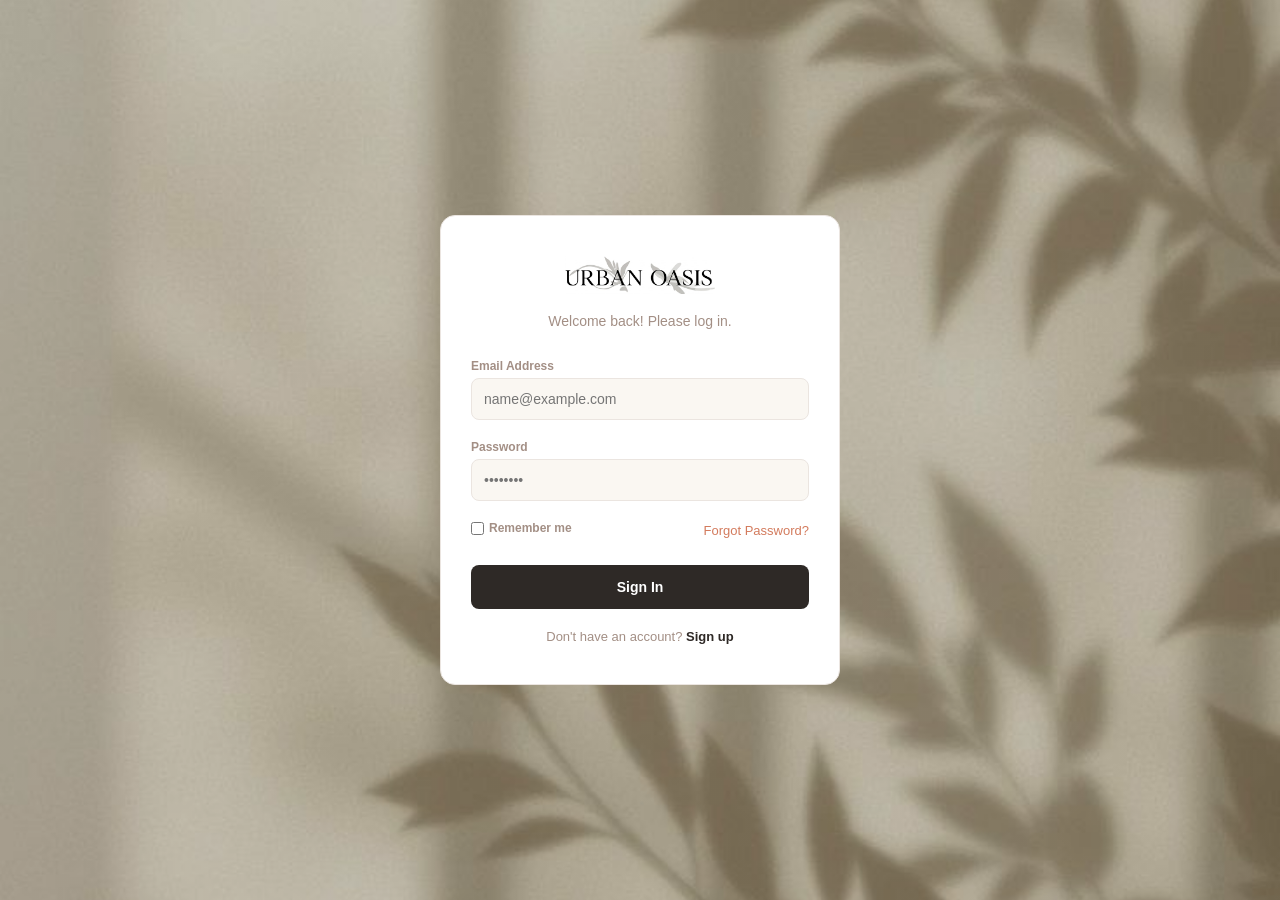
<file: index.html>
<!DOCTYPE html>
<html >
<head>
    <title>Urban Oasis - Login</title>
    <link rel="stylesheet" href="index.css">
</head>
<body>

    <div class="box">
        <img src="UrbanOasis.jpg" alt="Urban Oasis Logo">
        <p class="text">Welcome back! Please log in.</p>

        <form id="loginform">
            <div class="field">
                <label>Email Address</label>
                <input type="text" id="email" placeholder="name@example.com">
                <div class="error" id="emailerror">Please type a real email</div>
            </div>

            <div class="field">
                <label>Password</label>
                <input type="password" id="password" placeholder="••••••••">
                <div class="error" id="passworderror">Password must be 6 letters or more</div>
            </div>

            <div class="row">
                <label class="remember">
                    <input type="checkbox" id="remember">
                    <span>Remember me</span>
                </label>
                <a href="#" class="link" id="forgotlink">Forgot Password?</a>
            </div>

            <button type="submit" class="btn">Sign In</button>
        </form>

        <p class="switch">
            Don't have an account? <a href="#" id="signuplink">Sign up</a>
        </p>
    </div>

    <div id="toast"></div>

    <script src="index.js"></script>
</body>
</html>
</file>
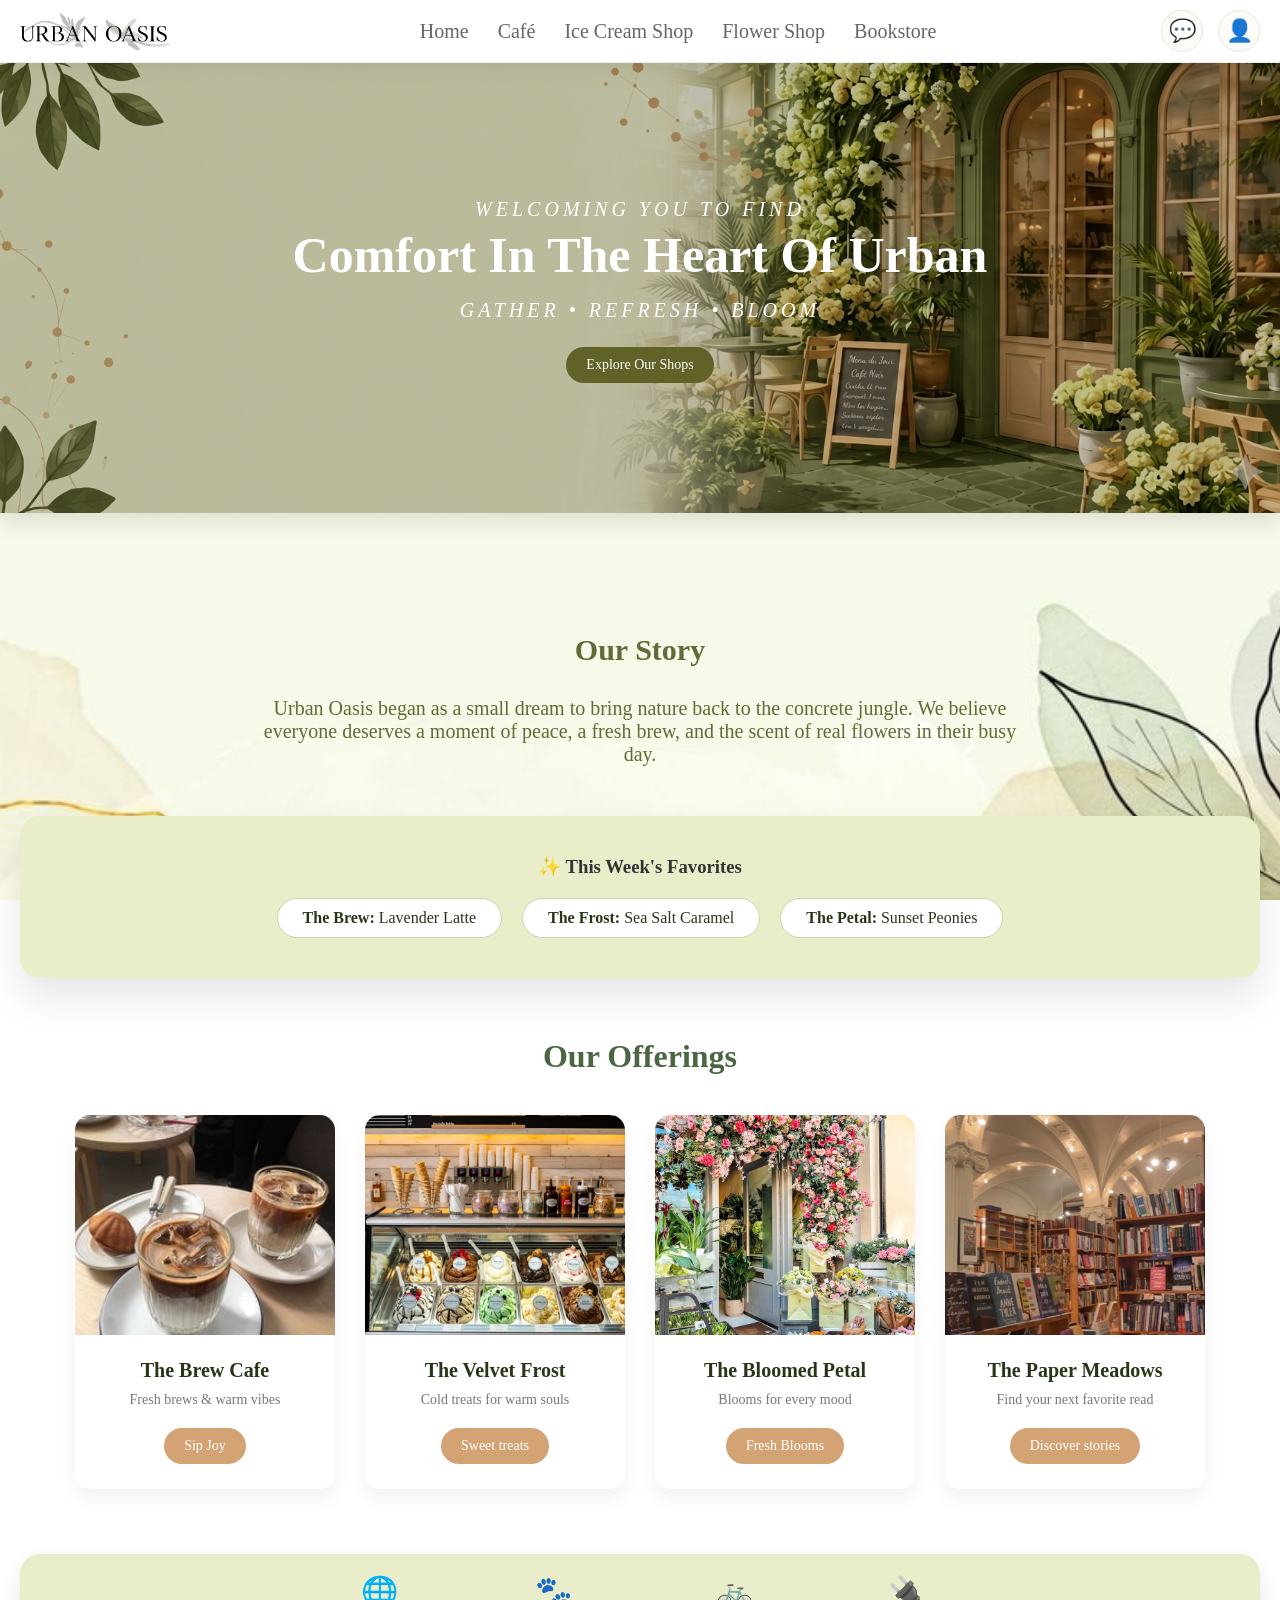
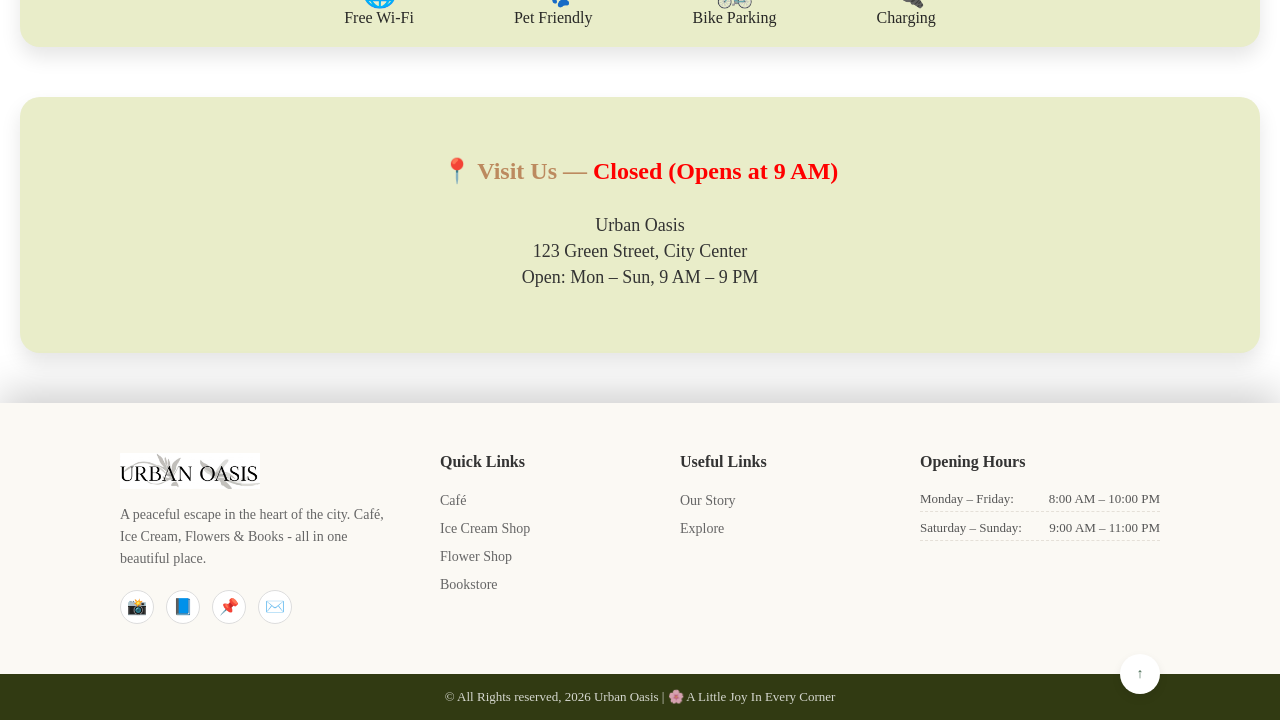
<file: 2home.html>
<!DOCTYPE html>
<html>
<head>
  <link rel="stylesheet" href="2home.css">
  <title>Urban Oasis</title>
</head>
<body>

<header class="navbar">
    <div class="logo">
        <img src="UrbanOasis.jpg" alt="Urban Oasis Logo">
    </div>

  <nav>
    <a href="2home.html">Home</a>
    <a href="3cafe.html">Café</a>
    <a href="4icecream.html">Ice Cream Shop</a>
    <a href="5flower.html">Flower Shop</a>
    <a href="6bookstore.html">Bookstore</a>
  </nav>

 <div class="icons">
    <a href="7feedback.html" class="iconbtn" id="feedback" title="Feedback">💬</a>
    <a href="#profile" class="iconbtn" id="profile" title="Profile">👤</a>
</div>
</header>

<section class="home">
  <p><i>Welcoming you to find</i></p>
  <h2>Comfort In The Heart Of Urban</h2>
  <p><i>Gather • Refresh • Bloom </i></p>
  <a href="#cards" class="explorebtn">Explore Our Shops</a>
</section>

<section class="about">
    <h2>Our Story</h2>
    <p>Urban Oasis began as a small dream to bring nature back to the concrete jungle. 
    We believe everyone deserves a moment of peace, a fresh brew,
    and the scent of real flowers in their busy day.</p>
</section>

<section class="specials">
    <h3>✨ This Week's Favorites</h3>
    <div class="specials-grid">
        <div class="special-item"><strong>The Brew:</strong> Lavender Latte</div>
        <div class="special-item"><strong>The Frost:</strong> Sea Salt Caramel</div>
        <div class="special-item"><strong>The Petal:</strong> Sunset Peonies</div>
    </div>
</section>

<section id="cards">
  <h2> Our Offerings</h2>

  <div class="cards">
    <div class="store-card" id="cafe">
    <img src="Cafe.jpg" alt="The Brew cafe">
    <h3>The Brew Cafe</h3>
    <p>Fresh brews & warm vibes</p>
    <a href="3cafe.html" class="btn">Sip Joy</a>
  </div>

  <div class="store-card" id="icecream">
    <img src="icecream.png" alt="The Velvet Frost">
    <h3>The Velvet Frost</h3>
    <p>Cold treats for warm souls</p>
    <a href="4icecream.html" class="btn">Sweet treats</a>
  </div>

  <div class="store-card" id="flower">
    <img src="flowers.jpeg" alt="The Bloomed Petal">
    <h3>The Bloomed Petal</h3>
    <p>Blooms for every mood</p>
    <a href="5flower.html" class="btn">Fresh Blooms</a>
  </div>

  <div class="store-card" id="books">
    <img src="bookstore.jpg" alt="The Paper Meadows">
    <h3>The Paper Meadows</h3>
    <p>Find your next favorite read</p>
    <a href="6bookstore.html" class="btn">Discover stories</a>
  </div>
  </div>
</section>

<section class="privileges">
    <div><span>🌐</span><p>Free Wi-Fi</p></div>
    <div><span>🐾</span><p>Pet Friendly</p></div>
    <div><span>🚲</span><p>Bike Parking</p></div>
    <div><span>🔌</span><p>Charging</p></div>
</section>

<section class="address">
  <h2 id="status">📍 Visit Us</h2>
  <p>Urban Oasis</p>
  <p>123 Green Street, City Center</p>
  <p>Open: Mon – Sun, 9 AM – 9 PM</p>
</section>

<footer class="footer">
  <div class="container">
    
    <div class="info">
      <img src="UrbanOasis.jpg" alt="Urban Oasis Logo" class="logo">
      <p>A peaceful escape in the heart of the city. Café, Ice Cream, Flowers & Books - all in one beautiful place.</p>
      <div class="socials">
        <a href="#" aria-label="Instagram">📸</a>
        <a href="#" aria-label="Facebook">📘</a>
        <a href="#" aria-label="Pinterest">📌</a>
        <a href="#" aria-label="Email">✉️</a>
      </div>
    </div>

    <div class="column">
      <h3>Quick Links</h3>
      <ul>
        <li><a href="3cafe.html">Café</a></li>
        <li><a href="4icecream.html">Ice Cream Shop</a></li>
        <li><a href="5flower.html">Flower Shop</a></li>
        <li><a href="6bookstore.html">Bookstore</a></li>
      </ul>
    </div>

    <div class="column">
      <h3>Useful Links</h3>
      <ul>
        <li><a href="#">Our Story</a></li>
        <li><a href="#cards">Explore</a></li>
      </ul>
    </div>

    <div class="hours">
      <h3>Opening Hours</h3>
      <div class="row"><span>Monday – Friday:</span> <span>8:00 AM – 10:00 PM</span></div>
      <div class="row"><span>Saturday – Sunday:</span> <span>9:00 AM – 11:00 PM</span></div>
    </div>

  </div>

  <div class="bottom">
    <p>&copy; All Rights reserved, 2026 Urban Oasis | 🌸 A Little Joy In Every Corner</p>
    <a href="#" class="scroll" aria-label="Scroll to top"><b>↑</b></a>
  </div>
</footer>

<script src="2home.js"></script>
</body>
</html>
</file>
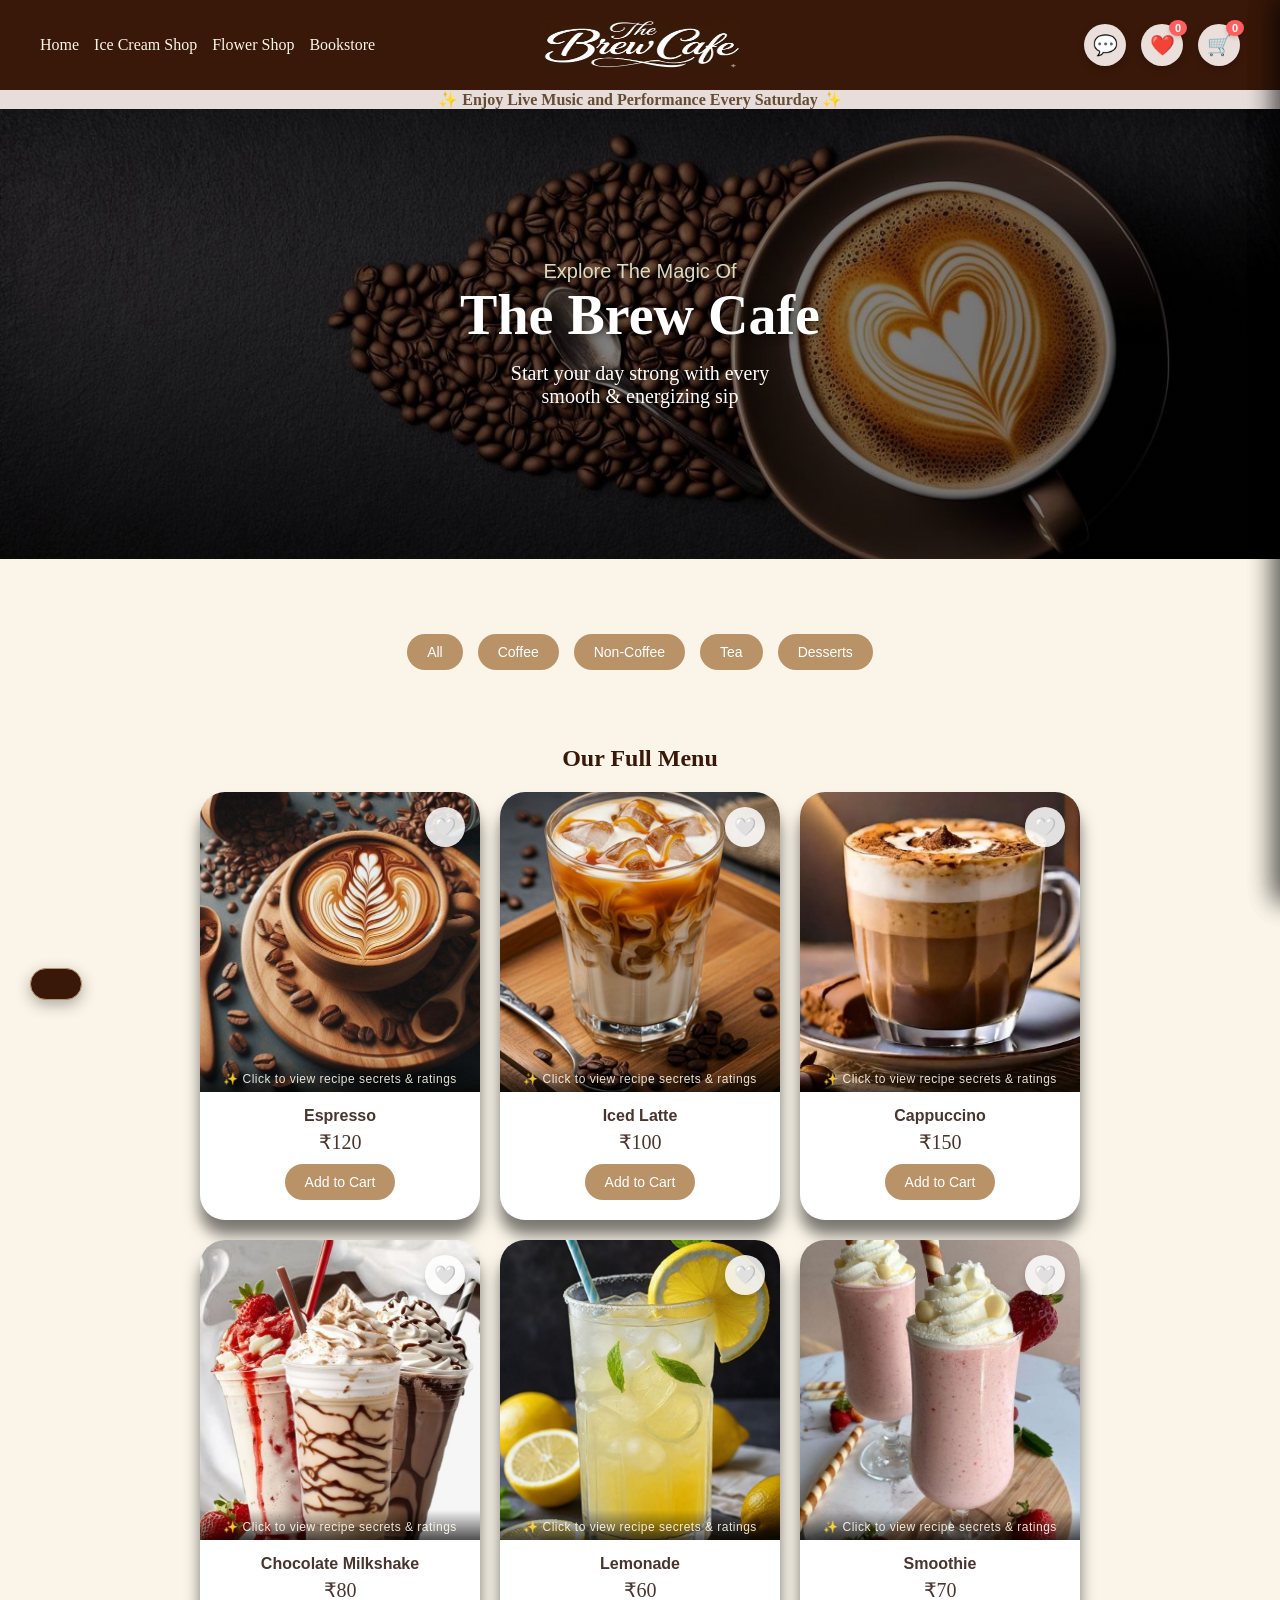
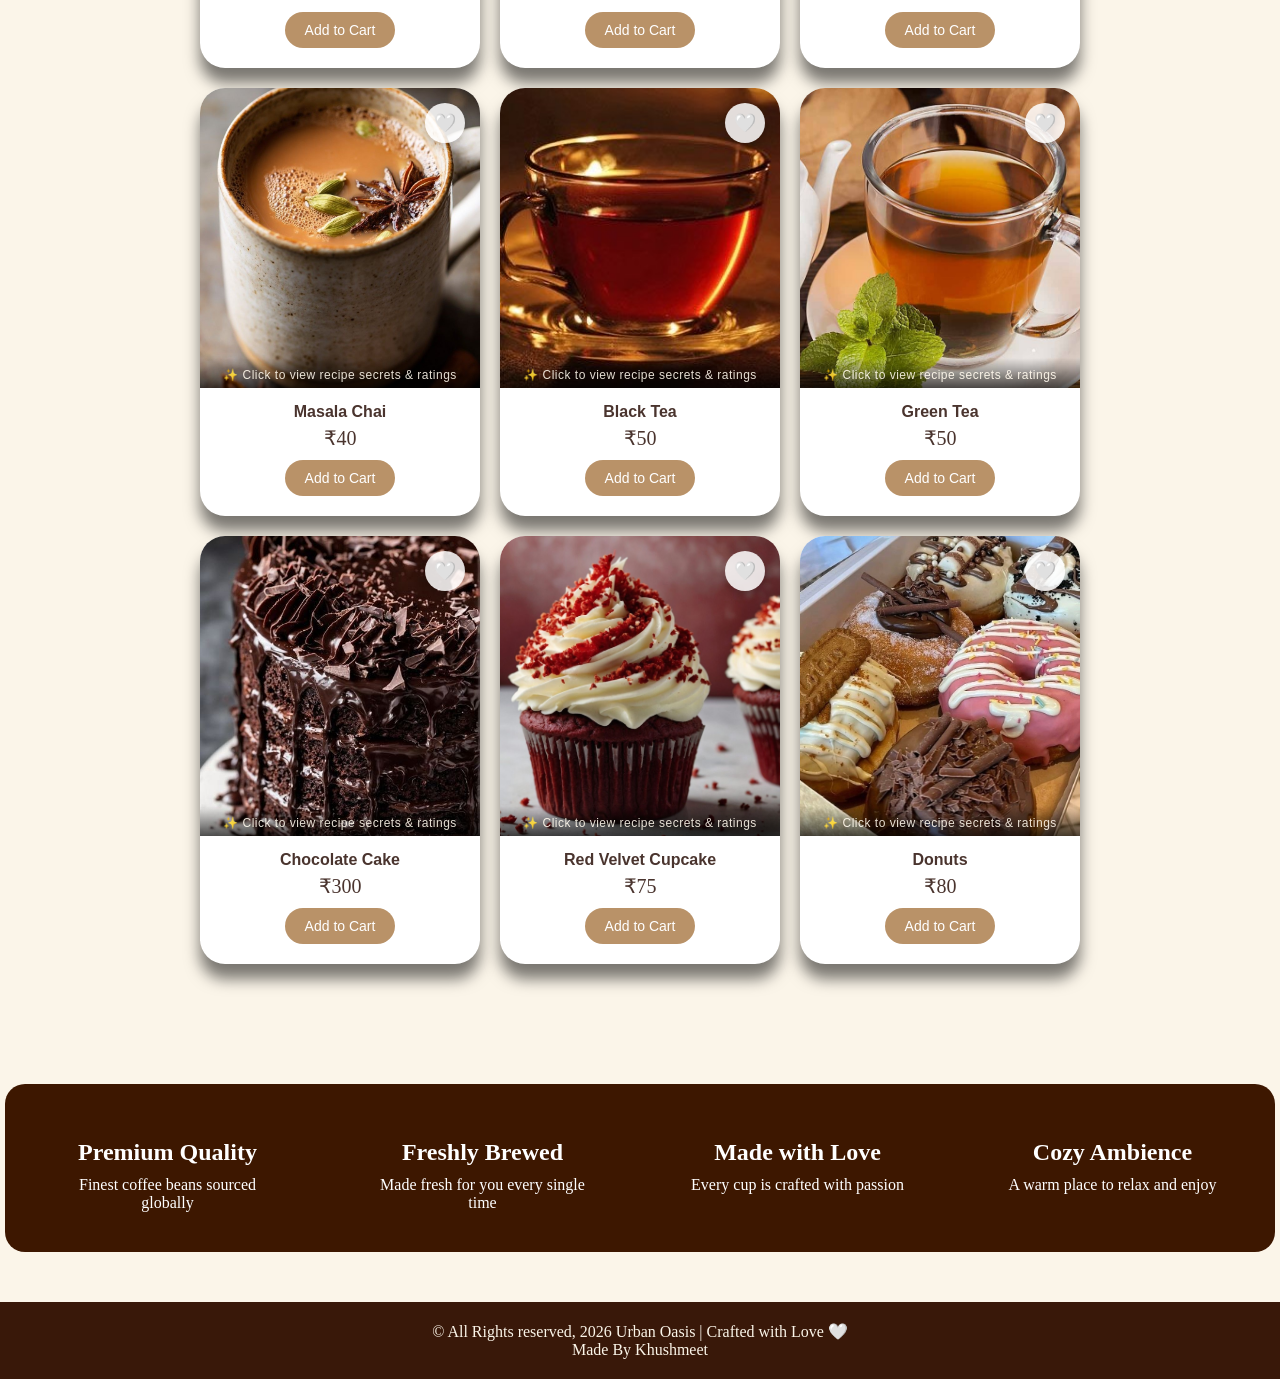
<file: 3cafe.html>
<!DOCTYPE html>
<html>
<head>
    <link rel="stylesheet" href="3cafe.css">
    <title>The Brew Cafe</title>
</head>
<body>

<header>
    <nav>
        <a href="2home.html">Home</a>
        <a href="4icecream.html">Ice Cream Shop</a>
        <a href="5flower.html">Flower Shop</a>
        <a href="6bookstore.html">Bookstore</a>
    </nav>

    <div class="logo">
        <img src="CafeLogo.png" alt="The Brew Cafe Logo">
    </div>

    <div class="icons">
        <a href="7feedback.html" class="iconbtn" id="feedback" title="Feedback">💬</a>

        <div class="iconCount" id="favorites" title="Favorites" onclick="togglePanel('favorites-panel', true)">❤️
            <span class="badge" id="favCount">0</span>
        </div>

        <div class="iconCount" id="cart" title="Cart" onclick="togglePanel('cart-panel', true)">🛒
            <span class="badge" id="cartCount">0</span>
        </div>
    </div>
</header>

<p style="background-color: #E7DEDB; color: #654C34; text-align: center; ">
    ✨ <b>Enjoy Live Music and Performance Every Saturday </b>✨ </p>

<div id="details-panel" class="side-panel">
    <div class="panel-header">
        <h2 id="details-title">Product Details</h2>
        <span class="close-panel" onclick="togglePanel('details-panel', false)">&times;</span>
    </div>
    <div class="details-body" id="details-body">
    </div>
</div>

<div id="cart-panel" class="side-panel">
    <div class="panel-header">
        <h2>Your Order</h2>
        <span class="close-panel" onclick="togglePanel('cart-panel', false)">&times;</span>
    </div>
    <ul id="cart-items" class="panel-list-items">
    </ul>
    <div class="panel-footer" id="cart-footer-actions">
        <h3>Total: ₹<span id="cart-total">0</span></h3>
        <button class="checkout-btn" onclick="processCheckout()">Checkout</button>
    </div>
</div>

<div id="favorites-panel" class="side-panel">
    <div class="panel-header">
        <h2>My Favorites</h2>
        <span class="close-panel" onclick="togglePanel('favorites-panel', false)">&times;</span>
    </div>
    <ul id="fav-items" class="panel-list-items">
    </ul>
</div>

<div id="panel-overlay" class="panel-overlay" onclick="closeAllPanels()"></div>

<div id="about" class="about1">
    <p class="firstp">Explore The Magic Of</p>
    <h2>The Brew Cafe</h2>
    <p>Start your day strong with every <br>smooth & energizing sip</p>
</div>

<section class="filter-section">
    <div class="category-buttons">
        <button onclick="filterCategory('all')">All</button>
        <button onclick="filterCategory('coffee')">Coffee</button>
        <button onclick="filterCategory('non-coffee')">Non-Coffee</button>
        <button onclick="filterCategory('tea')">Tea</button>
        <button onclick="filterCategory('desserts')">Desserts</button>
    </div>
</section>

<section id="menu-section">
    <h1 id="menu-title">Our Menu</h1>
    <div class="specials" id="menu-container">
    </div>
</section>
    
<section class="features">
    <div class="feature-box">
        <h2>Premium Quality</h2>
        <p>Finest coffee beans sourced globally</p>
    </div>
    <div class="feature-box">
        <h2>Freshly Brewed</h2>
        <p>Made fresh for you every single time</p>
    </div>
    <div class="feature-box">
        <h2>Made with Love</h2>
        <p>Every cup is crafted with passion</p>
    </div>
    <div class="feature-box">
        <h2>Cozy Ambience</h2>
        <p>A warm place to relax and enjoy</p>
    </div>
</section>

<div id="notification-toast" class="toast"></div>

<footer>
    <p>&copy; All Rights reserved, 2026 Urban Oasis | Crafted with Love 🤍<br>
    Made By Khushmeet</p>
</footer>

<script src="3cafe.js"></script>
</body>
</html>
</file>
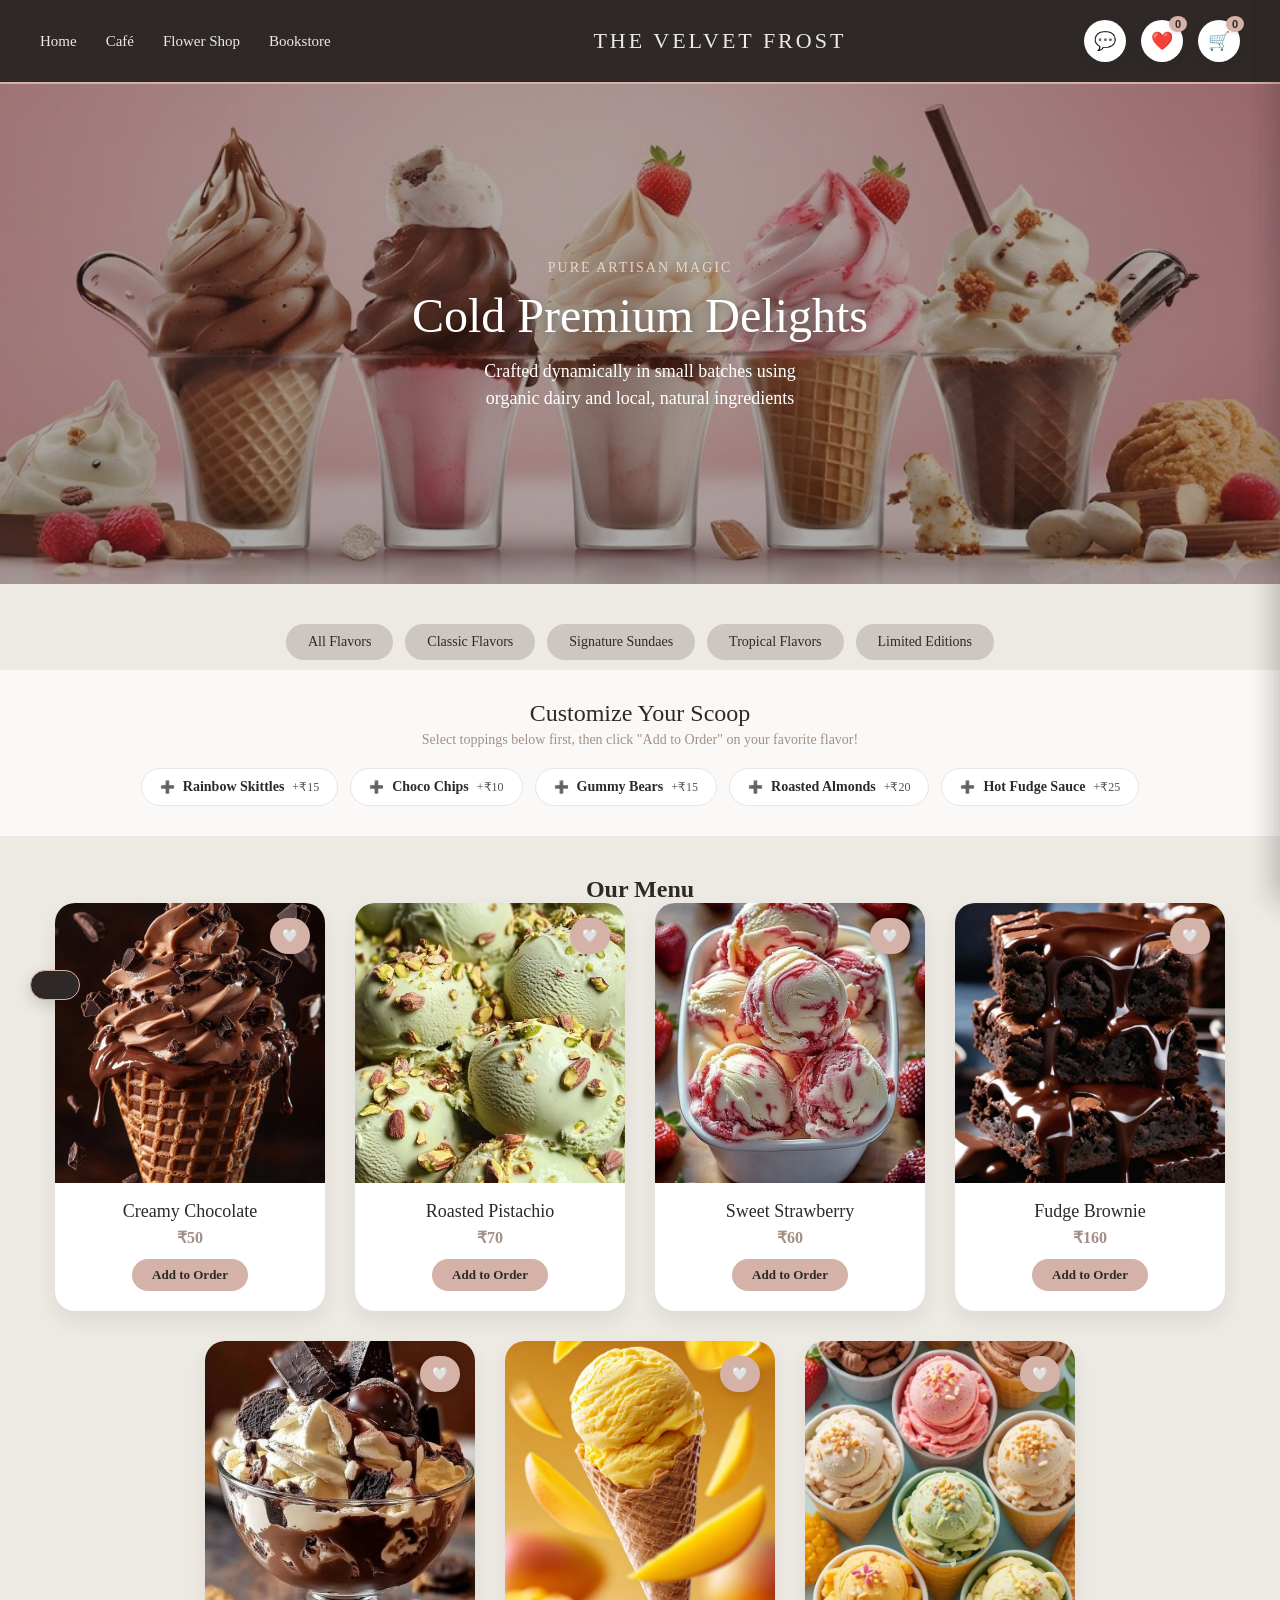
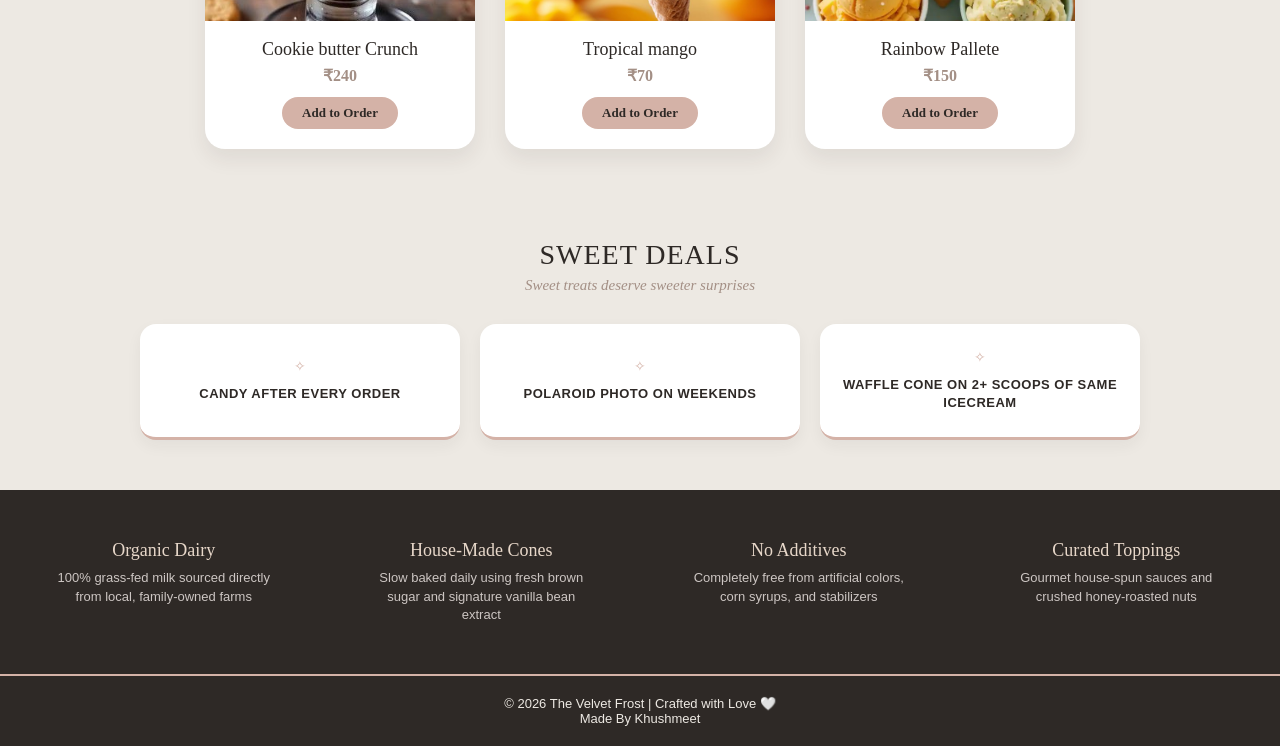
<file: 4icecream.html>
<!DOCTYPE html>
<html>
<head>
    <link rel="stylesheet" href="4icecream.css">
    <title>The Velvet Frost</title>
</head>
<body>

<header>
    <nav>
        <a href="2home.html">Home</a>    
        <a href="3cafe.html">Café</a>
        <a href="5flower.html">Flower Shop</a>
        <a href="6bookstore.html">Bookstore</a>
    </nav>

    <div class="logo">
        <h2>THE VELVET FROST</h2>
    </div>

    <div class="icons">
        <a href="7feedback.html" class="iconbtn" id="feedback" title="Feedback">💬</a>

        <div class="iconCount" id="favorites" title="Favorites" onclick="togglePanel('favorites-panel', true)">❤️
            <span class="badge" id="favCount">0</span>
        </div>

        <div class="iconCount" id="cart" title="Cart" onclick="togglePanel('cart-panel', true)">🛒
            <span class="badge" id="cartCount">0</span>
        </div>

    </div>
</header>

<div id="cart-panel" class="side-panel">
    <div class="panel-header">
        <h2>Your Order</h2>
        <span class="close-panel" onclick="togglePanel('cart-panel', false)">&times;</span>
    </div>
    <ul id="cart-items" class="panel-list-items">
    </ul>
    <div class="panel-footer" id="cart-footer-actions">
        <h3>Total: ₹<span id="cart-total">0</span></h3>
        <button class="checkout-btn" onclick="processCheckout()">Place Order</button>
    </div>
</div>

<div id="favorites-panel" class="side-panel">
    <div class="panel-header">
        <h2>My Saved Flavors</h2>
        <span class="close-panel" onclick="togglePanel('favorites-panel', false)">&times;</span>
    </div>
    <ul id="fav-items" class="panel-list-items">
    </ul>
</div>

<div id="panel-overlay" class="panel-overlay" onclick="closeAllPanels()"></div>

<div id="about" class="about1">
    <p class="firstp">Pure Artisan Magic</p>
    <h2>Cold Premium Delights</h2>
    <p>Crafted dynamically in small batches using <br>organic dairy and local, natural ingredients</p>
</div>

<section class="filter-section">
    <div class="category-buttons">
        <button onclick="filterCategory('all')">All Flavors</button>
        <button onclick="filterCategory('classic')">Classic Flavors</button>
        <button onclick="filterCategory('sundaes')">Signature Sundaes</button>
        <button onclick="filterCategory('tropical')">Tropical Flavors</button>
        <button onclick="filterCategory('limited')">Limited Editions</button>
    </div>
</section>

<section class="toppings-section">
    <h2>Customize Your Scoop</h2>
    <p>Select toppings below first, then click "Add to Order" on your favorite flavor!</p>
    <div class="toppings-grid-layout" id="toppings-container">
    </div>
</section>

<section id="menu-section">
    <h1 id="menu-title">Our Menu</h1>
    <div class="specials" id="menu-container">
    </div>
</section>

<section class="sweet-deals-section">
    <h2>Sweet Deals</h2>
    <p>Sweet treats deserve sweeter surprises</p>
    
    <div class="deals-container-grid">
        <div class="deal-offer-card">
            <div class="deal-content-wrapper">
                <span class="deal-icon-sparkle">✧</span>
                <span class="deal-text-string">Candy after every order</span>
            </div>
        </div>
        
        <div class="deal-offer-card">
            <div class="deal-content-wrapper">
                <span class="deal-icon-sparkle">✧</span>
                <span class="deal-text-string">Polaroid photo on weekends</span>
            </div>
        </div>
        
        <div class="deal-offer-card">
            <div class="deal-content-wrapper">
                <span class="deal-icon-sparkle">✧</span>
                <span class="deal-text-string">Waffle cone on 2+ scoops of same icecream</span>
            </div>
        </div>
    </div>
</section>
    
<section class="features">
    <div class="feature-box">
        <h2>Organic Dairy</h2>
        <p>100% grass-fed milk sourced directly from local, family-owned farms</p>
    </div>
    <div class="feature-box">
        <h2>House-Made Cones</h2>
        <p>Slow baked daily using fresh brown sugar and signature vanilla bean extract</p>
    </div>
    <div class="feature-box">
        <h2>No Additives</h2>
        <p>Completely free from artificial colors, corn syrups, and stabilizers</p>
    </div>
    <div class="feature-box">
        <h2>Curated Toppings</h2>
        <p>Gourmet house-spun sauces and crushed honey-roasted nuts</p>
    </div>
</section>

<div id="notification-toast" class="toast"></div>

<footer>
    <div class="footer">
        <p>&copy; 2026 The Velvet Frost | Crafted with Love 🤍<br>
        Made By Khushmeet</p>
    </div>
</footer>

<script src="4icecream.js"></script>
</body>
</html>
</file>
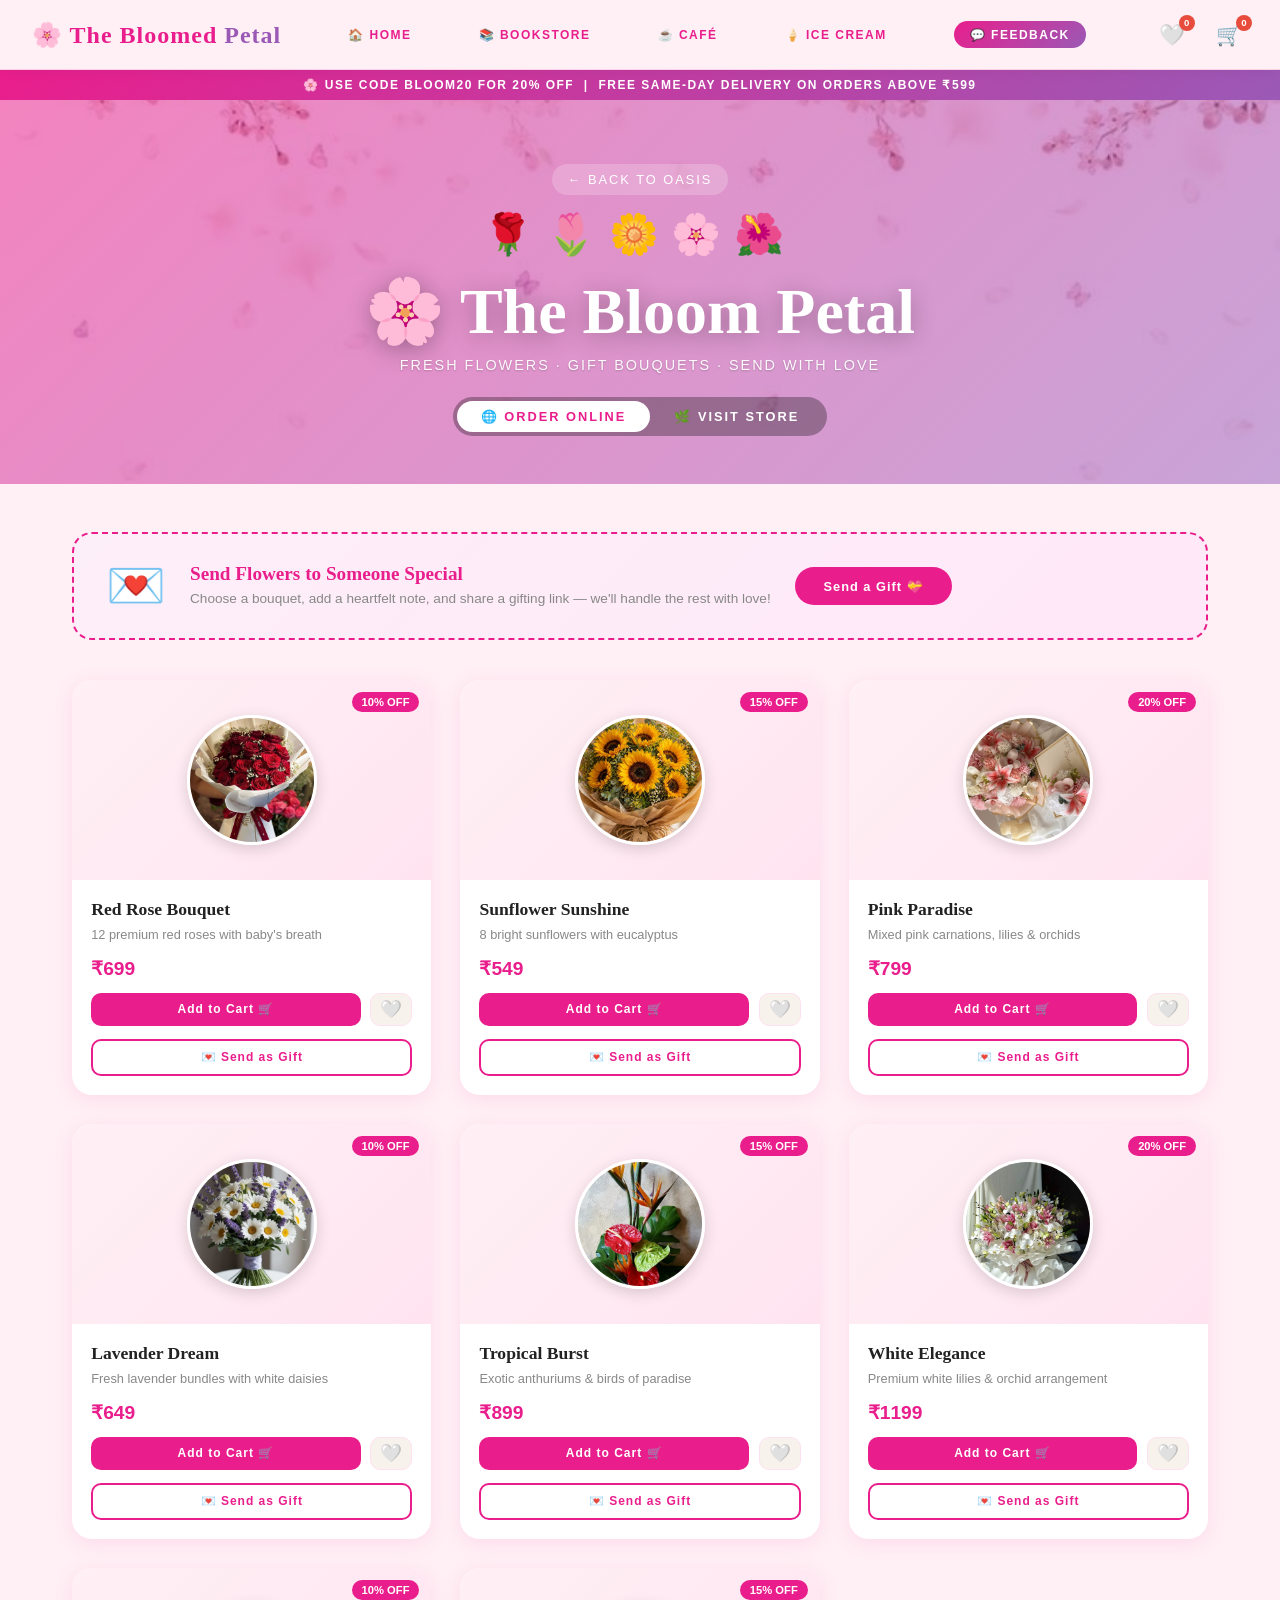
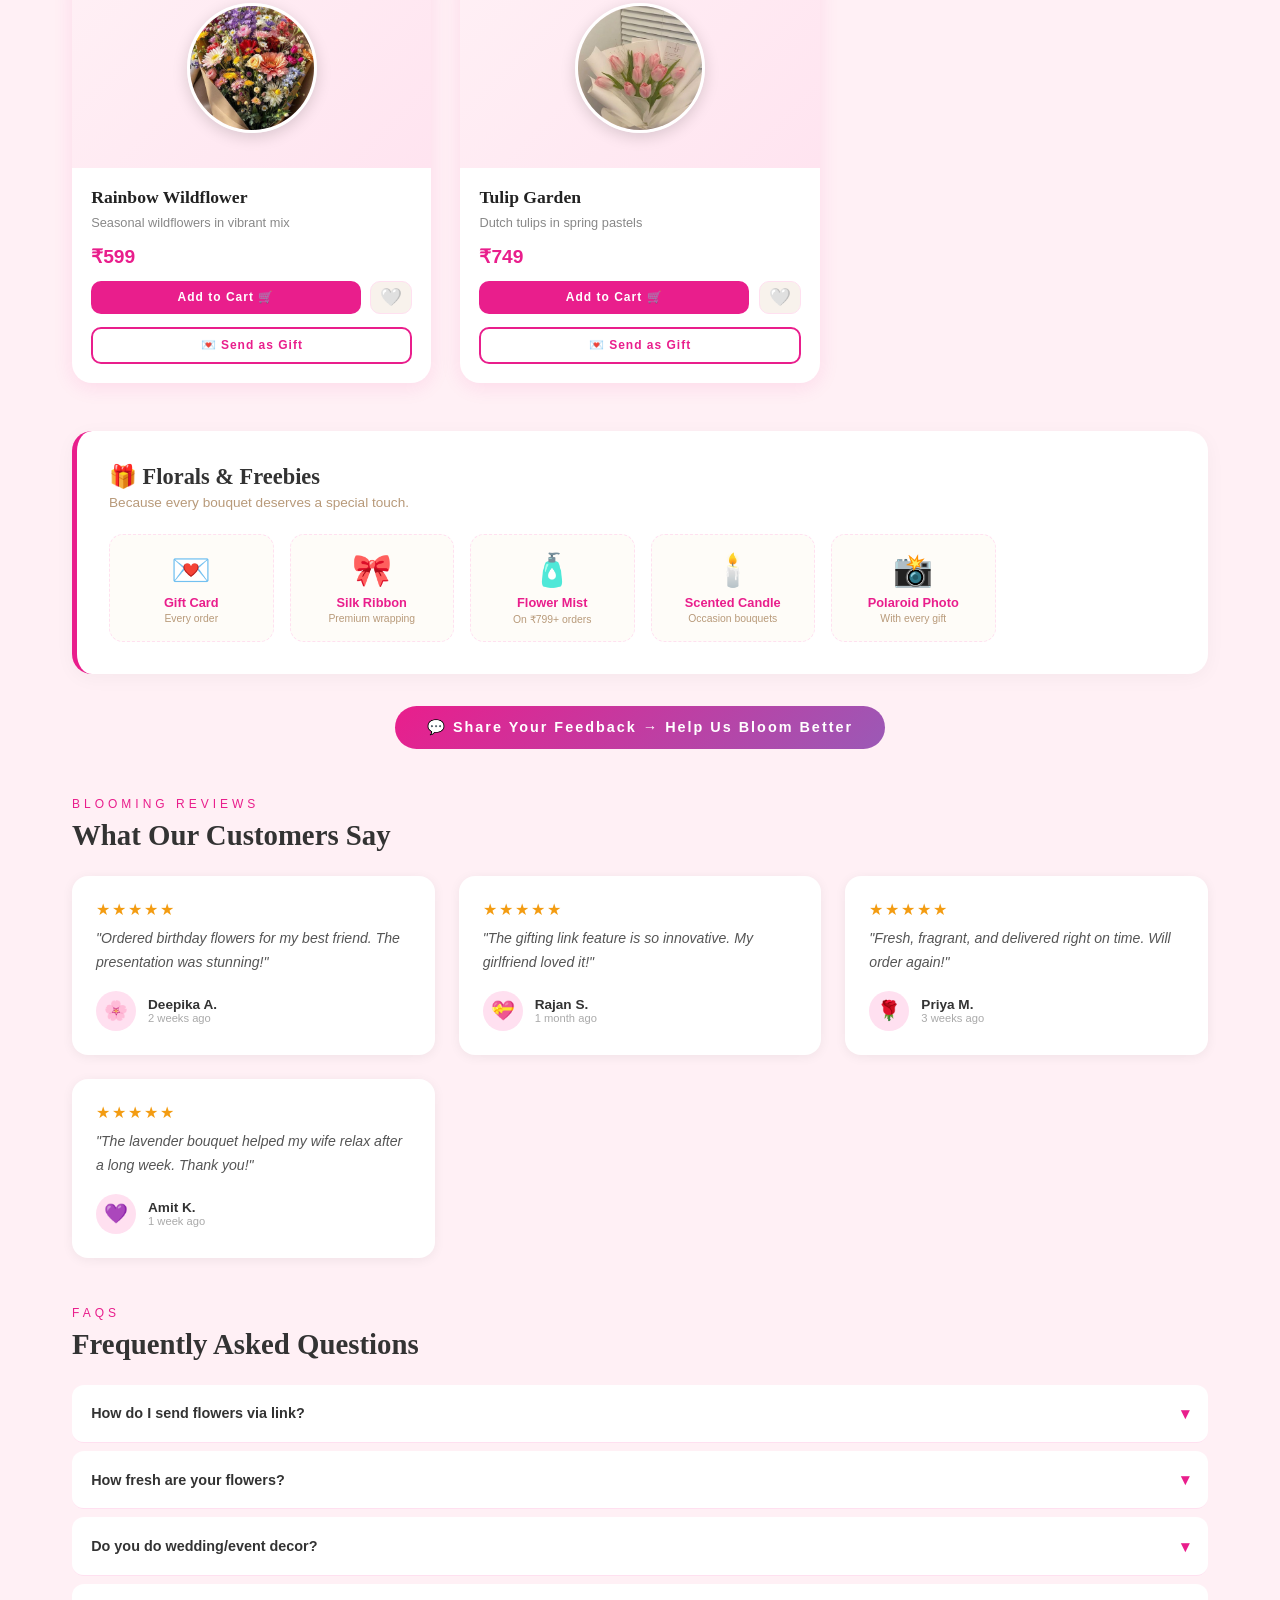
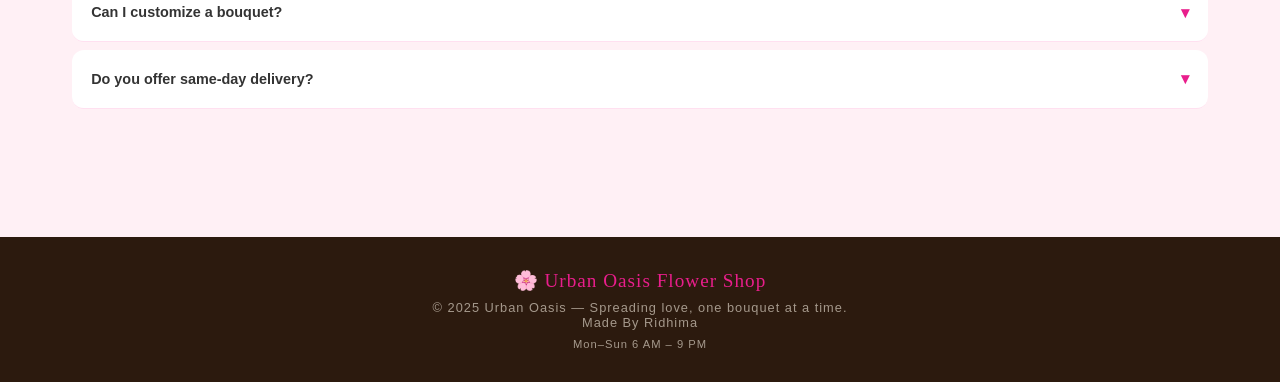
<file: 5flower.html>
<!DOCTYPE html>
<html>
<head>
  <title>The bloomed petal</title>
  <link rel="stylesheet" href="5flower.css">
</head>
<body>

  <nav class="navbar">
    <div class="nav-logo" onclick="window.location.href='2home.html'">🌸 The Bloomed <span>Petal</span></div>
    
      <a class="nav-link" onclick="window.location.href='2home.html'">🏠 Home</a>
      <a class="nav-link" onclick="window.location.href='6bookstore.html'">📚 Bookstore</a>
      <a class="nav-link" onclick="window.location.href='3cafe.html'">☕ Café</a>
      <a class="nav-link" onclick="window.location.href='4icecream.html'">🍦 Ice Cream</a>
      <a class="nav-link feedback-nav-btn" href="7feedback.html" target="_blank">💬 Feedback</a>
    </div>
    
    <div class="nav-icons">
      <button class="nav-icon-btn" onclick="toggleWishlist()">🤍 <span class="badge" id="wish-badge">0</span></button>
      <button class="nav-icon-btn" onclick="toggleCart()">🛒 <span class="badge" id="cart-badge">0</span></button>
    </div>
  </nav>

  <div class="discount-strip">
    🌸 USE CODE <strong>BLOOM20</strong> FOR 20% OFF &nbsp;|&nbsp; FREE SAME-DAY DELIVERY ON ORDERS ABOVE ₹599
  </div>

  <div class="flower-hero">
    <button class="back-btn" onclick="window.location.href='2home.html'">← Back to Oasis</button>
    <div class="flower-petals">🌹🌷🌼🌸🌺</div>
    <h1 class="flower-hero-title">🌸 The Bloom Petal</h1>
    <p class="flower-hero-sub">Fresh flowers · Gift bouquets · Send with love</p>
    <div class="mode-toggle">
      <button class="mode-btn active" onclick="setMode('online', this)">🌐 Order Online</button>
      <button class="mode-btn" onclick="setMode('offline', this)">🌿 Visit Store</button>
    </div>
  </div>

  <div id="offline-msg" class="offline-msg">
    📍 <strong>Visit Us:</strong> Urban Oasis Flower Shop · Fresh stock every morning 6 AM · Same-day delivery available
  </div>

  <div class="flower-content">
    <div class="online-gift-banner" id="gift-banner">
      <div class="gift-banner-icon">💌</div>
      <div class="gift-banner-text">
        <h3>Send Flowers to Someone Special</h3>
        <p>Choose a bouquet, add a heartfelt note, and share a gifting link — we'll handle the rest with love!</p>
      </div>
      <button class="btn-gift" onclick="openGiftModal()">Send a Gift 💝</button>
    </div>

    <div class="flowers-grid" id="flowers-grid"></div>

    <div class="freebies-section">
      <h3 class="freebies-title">🎁 Florals & Freebies</h3>
      <p class="freebies-sub">Because every bouquet deserves a special touch.</p>
      <div class="freebies-grid">
        <div class="freebie-card"><span class="freebie-icon">💌</span><div class="freebie-name">Gift Card</div><div class="freebie-cond">Every order</div></div>
        <div class="freebie-card"><span class="freebie-icon">🎀</span><div class="freebie-name">Silk Ribbon</div><div class="freebie-cond">Premium wrapping</div></div>
        <div class="freebie-card"><span class="freebie-icon">🧴</span><div class="freebie-name">Flower Mist</div><div class="freebie-cond">On ₹799+ orders</div></div>
        <div class="freebie-card"><span class="freebie-icon">🕯️</span><div class="freebie-name">Scented Candle</div><div class="freebie-cond">Occasion bouquets</div></div>
        <div class="freebie-card"><span class="freebie-icon">📸</span><div class="freebie-name">Polaroid Photo</div><div class="freebie-cond">With every gift</div></div>
      </div>
    </div>

    <div class="feedback-section-btn">
      <a href="7feedback.html" target="_blank" class="feedback-section-link">
        💬 Share Your Feedback → Help Us Bloom Better
      </a>
    </div>

    <div class="reviews-section">
      <p class="section-label">Blooming Reviews</p>
      <h2 class="section-title">What Our Customers Say</h2>
      <div class="reviews-grid" id="reviews-grid"></div>
    </div>

    <div class="faq-section">
      <p class="section-label">FAQs</p>
      <h2 class="section-title">Frequently Asked Questions</h2>
      <div id="faq-container"></div>
    </div>
  </div>

  <div class="drawer-overlay" id="cart-overlay" onclick="toggleCartDrawer()"></div>
  <div class="drawer" id="cart-drawer">
    <div class="drawer-header">
      <h3 class="drawer-title">🛒 Your Cart</h3>
      <button class="drawer-close" onclick="toggleCartDrawer()">✕</button>
    </div>
    <div class="drawer-body" id="cart-body">
      <div class="empty-state">🛒 Your cart is empty</div>
    </div>
    <div class="drawer-footer">
      <div class="cart-total"><span>Total</span><span id="cart-total-amt">₹0</span></div>
      <button class="btn-full" onclick="checkout()">Proceed to Checkout →</button>
    </div>
  </div>

  <div class="drawer-overlay" id="wish-overlay" onclick="toggleWishlistDrawer()"></div>
  <div class="drawer" id="wishlist-drawer">
    <div class="drawer-header">
      <h3 class="drawer-title">🤍 Wishlist</h3>
      <button class="drawer-close" onclick="toggleWishlistDrawer()">✕</button>
    </div>
    <div class="drawer-body" id="wish-body">
      <div class="empty-state">🤍 Your wishlist is empty</div>
    </div>
    <div class="drawer-footer">
      <button class="btn-full" style="background:#e91e8c;" onclick="moveAllToCart()">Move All to Cart 🛒</button>
    </div>
  </div>

  <div class="footer">
    <div class="footer-logo">🌸 Urban Oasis Flower Shop</div>
    <p>© 2025 Urban Oasis — Spreading love, one bouquet at a time.<br>
    Made By Ridhima</p>
    <p style="margin-top: 0.5rem; font-size: 0.7rem;">Mon–Sun 6 AM – 9 PM</p>
  </div>

  <div class="modal-overlay" id="gift-modal">
    <div class="modal">
      <button class="modal-close" onclick="closeModal('gift-modal')">✕</button>
      <h2 class="modal-title">Send Flowers with Love 💐</h2>
      <p class="modal-subtitle">Fill in the details and we'll create a gifting link</p>
      <div class="form-group"><label>Recipient's Name</label><input type="text" id="gift-name" placeholder="Who is this for?"></div>
      <div class="form-group"><label>Recipient's Phone / Email</label><input type="text" id="gift-contact" placeholder="For delivery coordination"></div>
      <div class="form-group"><label>Delivery Address</label><input type="text" id="gift-address" placeholder="Full address"></div>
      <div class="form-group"><label>Occasion</label>
        <select id="gift-occasion">
          <option>Birthday 🎂</option><option>Anniversary 💑</option><option>Sorry 🙏</option>
          <option>Congratulations 🎉</option><option>Just Because 💕</option><option>Condolences 🤍</option>
        </select>
      </div>
      <div class="form-group"><label>Personal Note (optional)</label><textarea rows="3" id="gift-note" placeholder="Write a heartfelt message..."></textarea></div>
      <button class="btn-full" onclick="generateGiftLink()">Generate Gift Link 💝</button>
      <div id="gift-link-result" style="display:none; margin-top:1rem; padding:1rem; background:#fff0f7; border-radius:12px; text-align:center;">
        <p style="font-size:0.85rem; color:#888;">Share this link with your recipient</p>
        <code style="font-size:0.75rem; color:#e91e8c; word-break:break-all;">https://urbanoasis.in/gift/flower123</code>
        <br><button style="margin-top:0.75rem; padding:0.5rem 1.2rem; background:#e91e8c; color:white; border:none; border-radius:8px; cursor:pointer;" onclick="copyGiftLink()">Copy Link</button>
      </div>
    </div>
  </div>

  <div class="toast-container" id="toast-container"></div>

  <script src="5flower.js"></script>
</body>
</html>
</file>
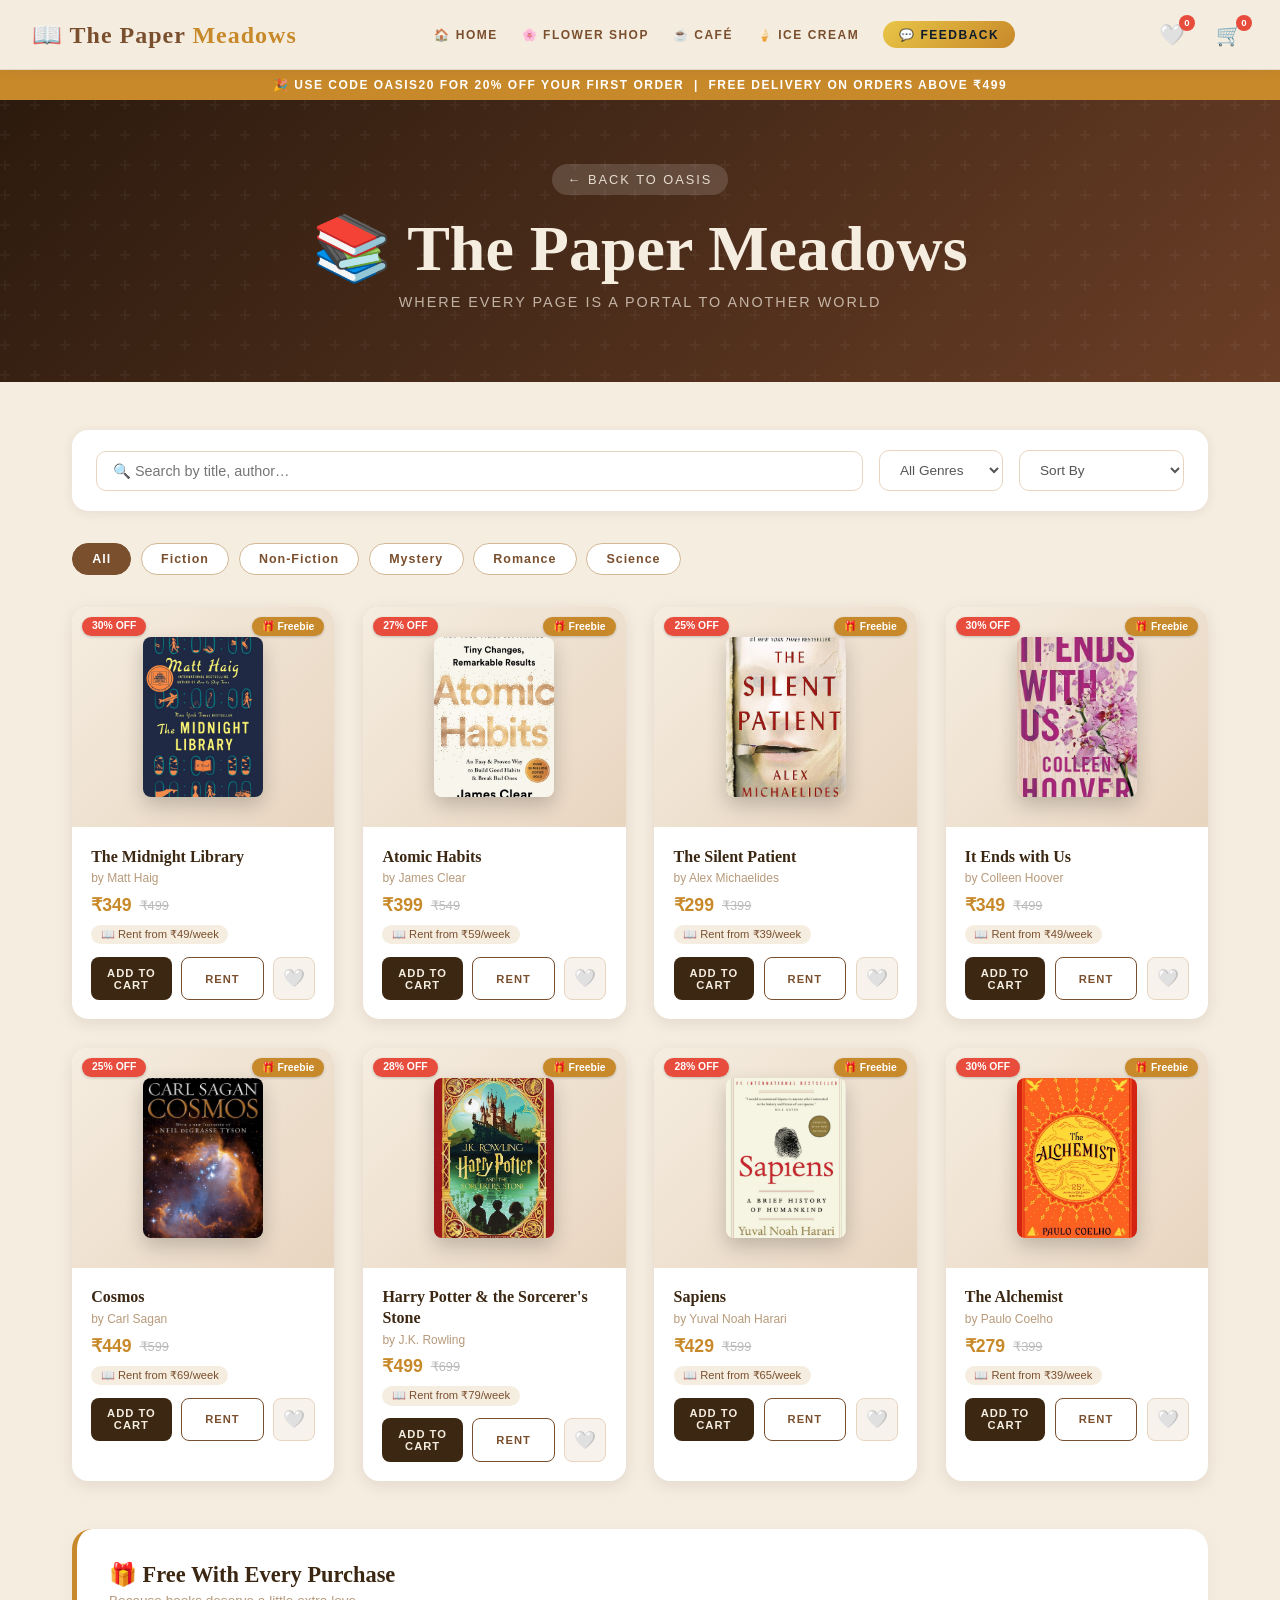
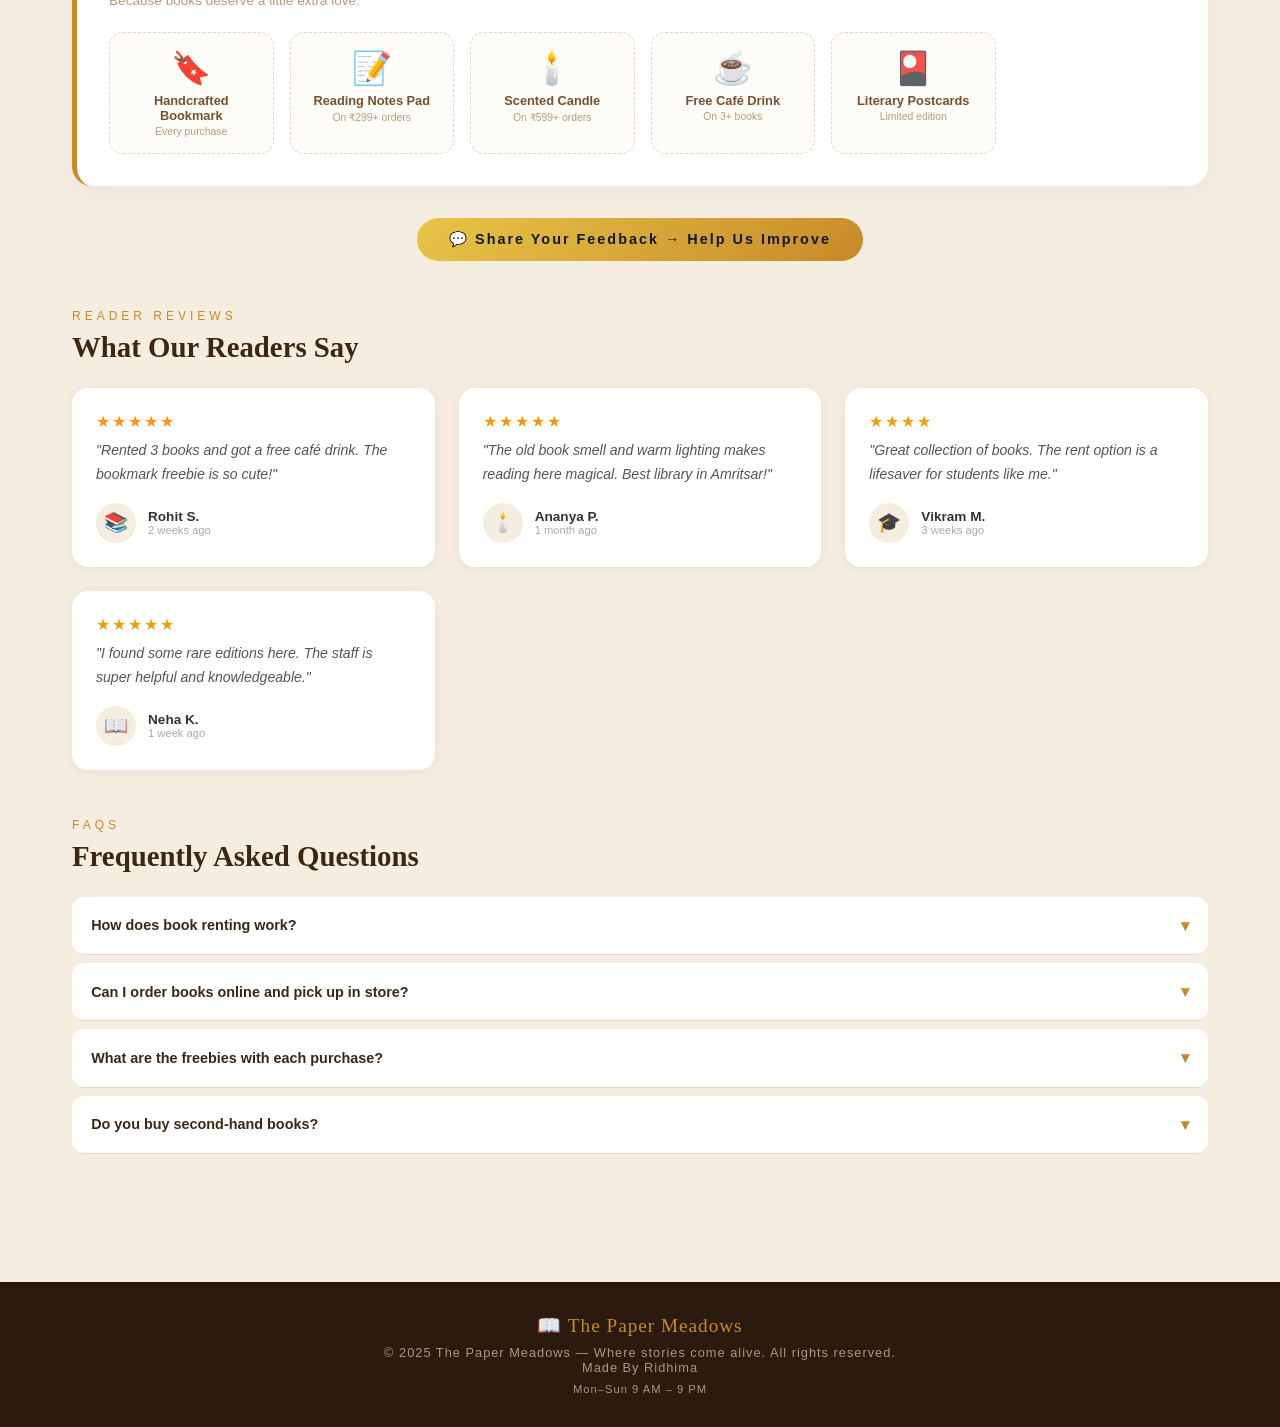
<file: 6bookstore.html>
<!DOCTYPE html>
<html>
<head>
  <title>The Paper Meadows – The Library & Bookstore</title>
  <link rel="stylesheet" href="6bookstore.css">
</head>
<body>

  <nav class="navbar">
    <div class="nav-logo" onclick="window.location.href='2home.html'">📖 The Paper <span>Meadows</span></div>
    <div class="nav-links">
      <a class="nav-link" onclick="window.location.href='2home.html'">🏠 Home</a>
      <a class="nav-link" onclick="window.location.href='5flower.html'">🌸 Flower Shop</a>
      <a class="nav-link" onclick="window.location.href='3cafe.html'">☕ Café</a>
      <a class="nav-link" onclick="window.location.href='4icecream.html'">🍦 Ice Cream</a>
      <a class="nav-link feedback-nav-btn" href="7feedback.html" target="_blank">💬 Feedback</a>
    </div>
    <div class="nav-icons">
      <button class="nav-icon-btn" onclick="toggleWishlist()">🤍 <span class="badge" id="wish-badge">0</span></button>
      <button class="nav-icon-btn" onclick="toggleCart()">🛒 <span class="badge" id="cart-badge">0</span></button>
    </div>
  </nav>

  <div class="discount-strip">
    🎉 USE CODE <strong>OASIS20</strong> FOR 20% OFF YOUR FIRST ORDER &nbsp;|&nbsp; FREE DELIVERY ON ORDERS ABOVE ₹499
  </div>

  <div class="library-hero">
    <button class="back-btn" onclick="window.location.href='2home.html'">← Back to Oasis</button>
    <h1 class="library-hero-title">📚 The Paper Meadows</h1>
    <p class="library-hero-sub">Where every page is a portal to another world</p>
  </div>

  <div class="library-content">
    <div class="filter-bar">
      <input type="text" id="lib-search" placeholder="🔍 Search by title, author…" oninput="filterBooks()">
      <select class="filter-select" id="lib-genre" onchange="filterBooks()">
        <option value="">All Genres</option>
        <option value="Fiction">Fiction</option>
        <option value="Non-Fiction">Non-Fiction</option>
        <option value="Mystery">Mystery</option>
        <option value="Romance">Romance</option>
        <option value="Science">Science</option>
      </select>
      <select class="filter-select" id="lib-sort" onchange="filterBooks()">
        <option value="">Sort By</option>
        <option value="price-low">Price: Low to High</option>
        <option value="price-high">Price: High to Low</option>
      </select>
    </div>

    <div class="genre-tabs" id="genre-tabs">
      <button class="genre-tab active" data-genre="All" onclick="setGenre(this, 'All')">All</button>
      <button class="genre-tab" data-genre="Fiction" onclick="setGenre(this, 'Fiction')">Fiction</button>
      <button class="genre-tab" data-genre="Non-Fiction" onclick="setGenre(this, 'Non-Fiction')">Non-Fiction</button>
      <button class="genre-tab" data-genre="Mystery" onclick="setGenre(this, 'Mystery')">Mystery</button>
      <button class="genre-tab" data-genre="Romance" onclick="setGenre(this, 'Romance')">Romance</button>
      <button class="genre-tab" data-genre="Science" onclick="setGenre(this, 'Science')">Science</button>
    </div>

    <div class="books-grid" id="books-grid"></div>

    <div class="freebies-section">
      <h3 class="freebies-title">🎁 Free With Every Purchase</h3>
      <p class="freebies-sub">Because books deserve a little extra love.</p>
      <div class="freebies-grid">
        <div class="freebie-card"><span class="freebie-icon">🔖</span><div class="freebie-name">Handcrafted Bookmark</div><div class="freebie-cond">Every purchase</div></div>
        <div class="freebie-card"><span class="freebie-icon">📝</span><div class="freebie-name">Reading Notes Pad</div><div class="freebie-cond">On ₹299+ orders</div></div>
        <div class="freebie-card"><span class="freebie-icon">🕯️</span><div class="freebie-name">Scented Candle</div><div class="freebie-cond">On ₹599+ orders</div></div>
        <div class="freebie-card"><span class="freebie-icon">☕</span><div class="freebie-name">Free Café Drink</div><div class="freebie-cond">On 3+ books</div></div>
        <div class="freebie-card"><span class="freebie-icon">🎴</span><div class="freebie-name">Literary Postcards</div><div class="freebie-cond">Limited edition</div></div>
      </div>
    </div>

    <div class="feedback-section-btn">
      <a href="7feedback.html" target="_blank" class="feedback-section-link">
        💬 Share Your Feedback → Help Us Improve
      </a>
    </div>

    <div class="reviews-section">
      <p class="section-label">Reader Reviews</p>
      <h2 class="section-title">What Our Readers Say</h2>
      <div class="reviews-grid" id="reviews-grid"></div>
    </div>

    <div class="faq-section">
      <p class="section-label">FAQs</p>
      <h2 class="section-title">Frequently Asked Questions</h2>
      <div id="faq-container"></div>
    </div>
  </div>

  <div class="drawer-overlay" id="cart-overlay" onclick="toggleCartDrawer()"></div>
  <div class="drawer" id="cart-drawer">
    <div class="drawer-header">
      <h3 class="drawer-title">🛒 Your Cart</h3>
      <button class="drawer-close" onclick="toggleCartDrawer()">✕</button>
    </div>
    <div class="drawer-body" id="cart-body">
      <div class="empty-state">🛒 Your cart is empty</div>
    </div>
    <div class="drawer-footer">
      <div class="cart-total"><span>Total</span><span id="cart-total-amt">₹0</span></div>
      <button class="btn-full" onclick="checkout()">Proceed to Checkout →</button>
    </div>
  </div>

  <div class="drawer-overlay" id="wish-overlay" onclick="toggleWishlistDrawer()"></div>
  <div class="drawer" id="wishlist-drawer">
    <div class="drawer-header">
      <h3 class="drawer-title">🤍 Wishlist</h3>
      <button class="drawer-close" onclick="toggleWishlistDrawer()">✕</button>
    </div>
    <div class="drawer-body" id="wish-body">
      <div class="empty-state">🤍 Your wishlist is empty</div>
    </div>
    <div class="drawer-footer">
      <button class="btn-full" style="background:#c8892a;" onclick="moveAllToCart()">Move All to Cart 🛒</button>
    </div>
  </div>

  <div class="footer">
    <div class="footer-logo">📖 The Paper Meadows</div>
    <p>© 2025 The Paper Meadows — Where stories come alive. All rights reserved.<br>
    Made By Ridhima</p>
    <p style="margin-top: 0.5rem; font-size: 0.7rem;">Mon–Sun 9 AM – 9 PM</p>
  </div>

  <div class="toast-container" id="toast-container"></div>

  <script src="6bookstore.js"></script>
</body>
</html>
</file>
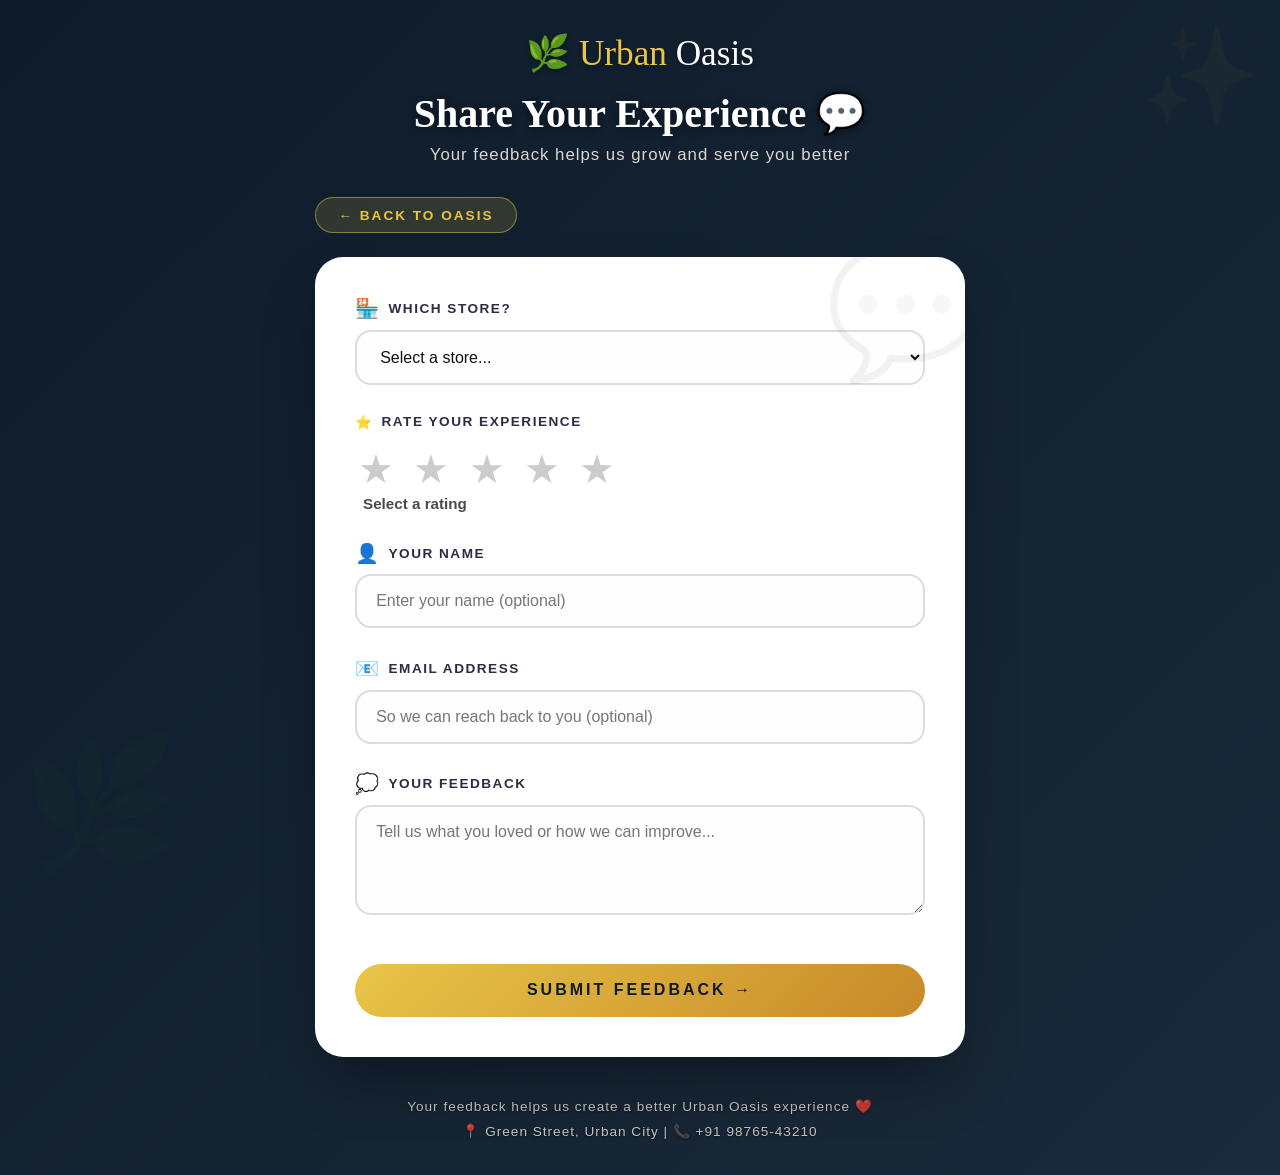
<file: 7feedback.html>
<!DOCTYPE html>
<html>
<head>
  <title>Urban Oasis – Share Your Feedback</title>
  <link rel="stylesheet" href="7feedback.css">
</head>
<body>

  <div class="feedback-container">
    <div class="feedback-header">
      <a href="2home.html" class="logo">🌿 Urban <span>Oasis</span></a>
      <h1>Share Your Experience 💬</h1>
      <p>Your feedback helps us grow and serve you better</p>
    </div>

    <a href="2home.html" class="back-btn">← Back to Oasis</a>

    <div class="feedback-card">
      <form id="feedbackForm">
        <div class="form-group">
          <label>
            <span class="label-icon">🏪</span>
            Which Store?
          </label>
          <select id="storeSelect" required>
            <option value="">Select a store...</option>
            <option value="library">📚 The Library / Bookstore</option>
            <option value="cafe">☕ The Café</option>
            <option value="flower">🌸 Flower Shop</option>
            <option value="icecream">🍦 Ice Cream Studio</option>
            <option value="overall">🌿 Overall Urban Oasis</option>
          </select>
        </div>

        <div id="storeOptions" class="store-options"></div>

        <div class="rating-container">
          <div class="rating-label">
            <span class="label-icon">⭐</span>
            Rate Your Experience
          </div>
          <div class="stars" id="starRating">
            <button type="button" class="star-btn" data-rating="1">★</button>
            <button type="button" class="star-btn" data-rating="2">★</button>
            <button type="button" class="star-btn" data-rating="3">★</button>
            <button type="button" class="star-btn" data-rating="4">★</button>
            <button type="button" class="star-btn" data-rating="5">★</button>
          </div>
          <input type="hidden" id="ratingValue" value="0">
          <span class="rating-value" id="ratingText">Select a rating</span>
        </div>

        <div class="form-group">
          <label>
            <span class="label-icon">👤</span>
            Your Name
          </label>
          <input type="text" id="userName" placeholder="Enter your name (optional)">
        </div>

        <div class="form-group">
          <label>
            <span class="label-icon">📧</span>
            Email Address
          </label>
          <input type="email" id="userEmail" placeholder="So we can reach back to you (optional)">
        </div>

        <div class="form-group">
          <label>
            <span class="label-icon">💭</span>
            Your Feedback
          </label>
          <textarea id="feedbackMessage" rows="4" placeholder="Tell us what you loved or how we can improve..."></textarea>
        </div>

        <button type="submit" class="submit-btn">Submit Feedback →</button>
      </form>

      <div id="successMessage" class="success-message">
        <span class="check-icon">✅</span>
        <p>Thank you for your feedback! We truly appreciate your time. 🌿</p>
        <button class="close-success" id="closeSuccessBtn">✕</button>
      </div>
    </div>

    <div class="footer-note">
      <p>Your feedback helps us create a better Urban Oasis experience ❤️</p>
      <p style="margin-top: 5px;">📍 Green Street, Urban City  | 📞 +91 98765-43210</p>
    </div>
  </div>

  <script src="7feedback.js"></script>
</body>
</html>
</file>
<file: index.css>
* {
    box-sizing: border-box;
    margin: 0;
    padding: 0;
    font-family: Arial, Helvetica, sans-serif;
}

body {
    background-image: linear-gradient(rgba(0,0,0,0.2), rgba(0,0,0,0.2)), url(login.jpg); 
    background-size: cover;      
    background-repeat: no-repeat; 
    background-attachment: fixed; 
    background-position: center;
    color: #333;

    display: flex;
    justify-content: center;
    align-items: center;
    min-height: 100vh;
}

.box {
    background: #FFFFFF;
    width: 100%;
    max-width: 400px;
    padding: 40px 30px;
    border-radius: 15px;
    border: 1px solid #EBE5E0;
    text-align: center;
}

.box img {
    max-width: 150px; 
    width: 100%;      
    height: auto;     
    margin-bottom: 15px; 
    display: inline-block; 
}

h1 {
    font-size: 28px;
    margin-bottom: 5px;
    letter-spacing: 1px;
}

h1 span {
    color: #D37B5D; 
}

.text {
    font-size: 14px;
    color: #A38F85; 
    margin-bottom: 30px;
}

.field {
    margin-bottom: 20px;
    text-align: left;
}

label {
    display: block;
    font-size: 12px;
    font-weight: bold;
    color: #A38F85;
    margin-bottom: 5px;
}

input[type="text"], 
input[type="password"] {
    width: 100%;
    padding: 12px;
    border: 1px solid #EBE5E0;
    border-radius: 8px;
    font-size: 14px;
    background-color: #FAF7F2;
    outline: none;
}

input:focus {
    border-color: #D37B5D;
    background-color: #FFFFFF;
}

.error {
    font-size: 11px;
    color: #D9534F; 
    margin-top: 5px;
    display: none;
}

.row {
    display: flex;
    justify-content: space-between;
    align-items: center;
    font-size: 13px;
    margin-bottom: 25px;
}

.remember {
    display: flex;
    align-items: center;
    gap: 5px;
    cursor: pointer;
}

.link {
    color: #D37B5D;
    text-decoration: none;
}

.btn {
    width: 100%;
    padding: 14px;
    background-color: #2E2926;
    color: #FFFFFF;
    border: none;
    border-radius: 8px;
    font-size: 14px;
    font-weight: bold;
    cursor: pointer;
}

.btn:hover {
    background-color: #D37B5D;
}

.switch {
    margin-top: 20px;
    font-size: 13px;
    color: #A38F85;
}

.switch a {
    color: #2E2926;
    text-decoration: none;
    font-weight: bold;
}

#toast {
    position: fixed;
    bottom: -100px;
    left: 50%;
    transform: translateX(-50%);
    background: #2E2926;
    color: #FFFFFF;
    padding: 12px 24px;
    border-radius: 30px;
    font-size: 14px;
    transition: bottom 0.4s ease;
    opacity: 0;
}

#toast.show {
    bottom: 30px;
    opacity: 1;
}
</file>
<file: 2home.css>
* {
    margin: 0;
    padding: 0;
    box-sizing: border-box;
    font-family:cursive;
}

html { scroll-behavior: smooth; }

body {
    background-image: url(indexBody.jpg); 
    background-size: cover;      
    background-repeat: no-repeat; 
    background-attachment: fixed; 
    background-position: center;
    color: #333;
}

header {
    background-color: #ffffff;
    padding: 10px 20px;
    justify-content: space-between;
    display: flex;
    align-items: center;    
    gap: 15px;             
    border-bottom: 1px solid #eee;
    position: sticky;
    top: 0;
    z-index: 1000;
    width: 100%;
    box-shadow: 0 4px 20px rgba(0,0,0,0.08);
}

.logo {
    display: flex;
    flex-direction:column;
    align-items: center;
    gap: 15px;
}

.logo img {
    width: 150px; 
    height: auto;
}

.logo h1 {
    font-size: 24px;
    color: #4a6741; 
    letter-spacing: 1px;
}

nav a {
    text-decoration: none;
    color: #666;
    margin-left: 25px;
    font-weight: 500;
    font-size: 20px;
    transition: color 0.3s;
}

nav a:hover {
    color: #d4a373; 
}

.icons {
    display: flex;
    align-items: center;
    gap: 15px;
}

.iconbtn, .iconCount {
    text-decoration: none;
    font-size: 22px;
    position: relative;
    width: 42px;
    height: 42px;
    display: flex;
    align-items: center;
    justify-content: center;
    border-radius: 50%;
    background-color: #fcfbf7;
    border: 1px solid #ebe6dd;
    transition: all 0.3s ease;
    cursor: pointer;
}

.iconbtn:hover, .iconCount:hover {
    background-color: #e9edc9;
    border-color: #ccd5ae;
    transform: translateY(-2px);
}

.badge {
    position: absolute;
    top: -5px;
    right: -5px;
    background-color: #d4a373;
    color: white;
    font-size: 11px;
    font-weight: bold;
    font-family: sans-serif;
    min-width: 18px;
    height: 18px;
    padding: 0 4px;
    border-radius: 9px;
    display: flex;
    align-items: center;
    justify-content: center;
    box-shadow: 0 2px 5px rgba(0,0,0,0.2);
    border: 2px solid white;
}

.home {
    height: 450px;
    background: linear-gradient(rgba(0,0,0,0.2), rgba(0,0,0,0.2)), url(IndexAbout.png);
    background-size: cover;
    background-position: center;
    display: flex;
    flex-direction: column;
    justify-content: center;
    align-items: center;
    text-align: center;
    padding: 20px;
    color: white;
    margin-bottom: 40px;
    box-shadow: 0 10px 20px rgba(0,0,0,0.1);
}

.home h2{
    font-size: 50px;
    color: white;
    margin-bottom: 10px;
}

.home p {
    font-family:'Gill Sans', 'Gill Sans MT', Calibri, 'Trebuchet MS', sans-serif;
    font-size: 20px;
    color:white;
    letter-spacing: 4px;
    padding: 5px;
    text-transform: uppercase;
}

.explorebtn {
    display:inline-block;
    align-self: center;
    margin-top: 20px;
    padding: 10px 20px;
    background-color: #606228;
    color: white;
    text-decoration: none;
    border-radius: 25px;
    font-size: 14px;
    transition: transform 0.3s;
}

.homediv {
    padding: 12px 25px;
    border-radius: 25px;
    border: none;
    margin-top:10px;
    margin-right: 15px;
    font-size: 14px;
}

.explore:hover{
    transform: translateY(-2px);
    background-color: #5a6533;
}

.explore {
    background-color: #6E6E41;
    color: white;
}

.visit {
    background-color: transparent;
    border: 1px solid #cef1cf ;
    color: #ffffff;
}

.about {
    padding: 50px 20px;
    text-align: center;
    max-width: 800px;
    margin: 0 auto;
    font-size: 20px;
    color: #606c38;
}

.about h2{
   padding: 30px;
}

.specials {
    background-color: #e9edc9;
    padding: 40px 20px;
    text-align: center;
    border-radius: 20px;
    margin: 0 20px;
    box-shadow: 0 20px 40px rgba(0,0,0,0.1);
}

.specials-grid {
    display: flex;
    justify-content: center;
    gap: 20px;
    flex-wrap: wrap;
    margin-top: 20px;
    box-shadow: rgba(0,0,0,0.67);
}

.special-item {
    background: white;
    padding: 10px 25px;
    border-radius: 30px;
    color: #283618;
    border: 1px solid #ccd5ae;
     box-shadow: rgba(0,0,0,0.67);
}

#cards {
    padding: 60px 20px;
    max-width: 1200px;
    margin: 0 auto;
}

#cards h2 {
    text-align: center;
    font-size: 32px;
    margin-bottom: 40px;
    color: #4a6741;
}

.cards {
    display: flex;
    flex-wrap: wrap;
    justify-content: center;
    gap: 30px;
}

.store-card {
    background: #ffffff;
    width: 260px;
    border-radius: 15px;
    overflow: hidden;
    box-shadow: 0 10px 20px rgba(0,0,0,0.05);
    transition: transform 0.3s ease;
    text-align: center;
    padding-bottom: 25px;
}

.store-card:hover {
    transform: translateY(-10px);
    box-shadow: 0 20px 40px rgba(0,0,0,0.1);
}

.store-card img {
    width: 100%;
    height: 220px;
    object-fit: cover;
}

.store-card h3 {
    margin: 20px 0 10px;
    font-size: 20px;
    color: #283618;
}

.store-card p {
    font-size: 14px;
    color: #777;
    margin-bottom: 20px;
    padding: 0 10px;
}

.btn {
    display: inline-block;
    padding: 10px 20px;
    background-color: #d4a373;
    color: white;
    text-decoration: none;
    border-radius: 25px;
    font-size: 14px;
    transition: transform 0.3s;
}

.btn:hover {
    background-color: #bc8a5f;
}

.privileges {
    display: flex;
    justify-content: center;
    gap: 100px;
    color: #282826;
    flex-wrap: wrap;
    background-color: #e9edc9;
    text-align: center;
    border-radius: 20px;
    padding: 20px;
    margin: 5px 20px;
    margin-bottom: 50px;
    box-shadow: 0 10px 20px rgba(0,0,0,0.1);
}

.privileges div { text-align: center; }
.privileges span { font-size: 30px; display: block; }
 
.address {
    background-color: #e9edc9;
    padding: 60px 20px;
    text-align: center;
    border-radius: 20px;
    margin: 50px 20px;
    box-shadow: 0 10px 20px rgba(0,0,0,0.1);
}

.address h2 {
    margin-bottom: 30px;
    color: #bc8a5f;
}

.address p {
    font-size: 18px;
    margin: 5px 0;
}

.footer {
  background-color: #fbf9f4;
  font-family: 'Gill Sans', 'Gill Sans MT', Calibri, sans-serif;
  color: #555555;
  margin-top: 50px; 
  box-shadow: 0 -10px 40px rgba(0,0,0,0.2);
}

.container {
  display: flex;
  justify-content: space-between;
  padding: 50px 120px;
  gap: 40px;
  flex-wrap: wrap;
}

.column {
  flex: 1;
  min-width: 200px;
}

.info {
  flex: 1.5;
  min-width: 250px;
}

.info .logo {
  width: 140px;
  height: auto;
  margin-bottom: 15px;
  display: block;
}

.column p, .info p {
  font-size: 14px;
  line-height: 22px;
  color: #666;
}

.socials {
  display: flex;
  gap: 12px;
  margin-top: 20px;
}

.socials a {
  text-decoration: none;
  font-size: 16px;
  display: flex;
  align-items: center;
  justify-content: center;
  width: 34px;
  height: 34px;
  border: 1px solid #ddd;
  border-radius: 17px;
  background: #fff;
  transition: transform 0.2s, border-color 0.2s;
}

.socials a:hover {
  transform: translateY(-2px);
  border-color: #436850;
}

.column h3, .hours h3 {
  font-size: 16px;
  color: #333;
  margin-bottom: 20px;
  font-weight: 600;
}

.column ul {
  list-style: none;
  padding: 0px;
  margin: 0px;
}

.column ul li {
  margin-bottom: 10px;
}

.column ul li a {
  text-decoration: none;
  color: #666;
  font-size: 14px;
  transition: color 0.2s;
}

.column ul li a:hover {
  color: #436850;
}

.hours {
  flex: 1.2;
  min-width: 240px;
}

.hours .row {
  display: flex;
  justify-content: space-between;
  font-size: 13px;
  margin-bottom: 8px;
  border-bottom: 1px dashed #e5e0d8;
  padding-bottom: 4px;
}

.bottom {
  background-color: #313a12;
  color: rgba(255, 255, 255, 0.8);
  text-align: center;
  padding: 15px 120px;
  font-size: 13px;
  position: relative;
}

.scroll {
  position: absolute;
  right: 120px;
  top: -20px;
  background-color: #ffffff;
  color: #436850;
  text-decoration: none;
  width: 40px;
  height: 40px;
  border-radius: 20px;
  display: flex;
  align-items: center;
  justify-content: center;
  font-size: 14px;
  box-shadow: 0px 4px 10px rgba(0, 0, 0, 0.08);
  transition: transform 0.2s;
}

.scroll:hover {
  transform: translateY(-3px);
}

@media (max-width: 768px) {
  .container {
    flex-direction: column;
    padding: 40px 30px;
    gap: 30px;
  }

  .info .logo {
    margin: 0px auto 15px auto;
  }
  
  .hours .row {
    justify-content: flex-start;
    gap: 15px;
  }

  .scroll {
    right: 30px;
  }
}

#profilePanel {
    position: absolute;
    background-color: #ffffff;
    border: 1px solid #ebe6dd;
    border-radius: 12px;
    padding: 15px;
    box-shadow: 0 10px 25px rgba(0,0,0,0.1);
    z-index: 2000;
    display: none;
    flex-direction: column;
    gap: 10px;                 
    width: max-content;        
    min-width: 180px;
}

#profilePanel.show {
    display: flex;
}

#profilePanel h3 {
    font-size: 16px;
    color: #4a6741;
    margin: 0;
}

#profilePanel p {
    font-size: 14px;
    color: #555;
    margin: 0;
    font-family: sans-serif;
}

#profilePanel .user-name {
    font-weight: bold;
    text-transform: capitalize;
}

#profilePanel button {
    background-color: #e63946;
    color: #ffffff;
    border: none;
    padding: 8px 12px;
    border-radius: 20px;
    cursor: pointer;
    font-weight: bold;
    font-family: inherit;
    transition: background 0.2s ease;
    margin-top: 4px;
}

#profilePanel button:hover {
    background-color: #c32f3a;
}
</file>
<file: 3cafe.css>
* {
    margin: 0;
    padding: 0;
    box-sizing: border-box;
}

body {
    font-family: cursive;
    background-color: #FBF5E9;
    color: #391809;
}
header {
    background-color: #391809;
    padding: 20px 40px;
    display: flex;
    justify-content: space-between;
    align-items: center;
    position: relative;
    z-index: 100;
}

nav {
    flex: 1;
    display: flex;
    justify-content: flex-start;
    order: 1; 
}

.logo {
    display: flex;
    align-items: center;
    justify-content: center;
    order: 2; 
    flex: 0 0 auto;
}

.icons {
    flex: 1;
    display: flex;
    justify-content: flex-end;
    gap: 15px;
    order: 3; 
}

.logo img {
    width: 200px;
    height: 50px;
    object-fit: fill;
}

nav a {
    color: #FBF5E9;
    text-decoration: none;
    margin-right: 15px; 
    font-weight: 500;
    transition: color 0.3s;
}

nav a:hover {
    color: #B99268;
}

.iconbtn, .iconCount {
    background-color: #eadfda; 
    width: 42px;              
    height: 42px;              
    border-radius: 50%;        
    display: inline-flex;
    align-items: center;       
    justify-content: center;   
    font-size: 20px;           
    cursor: pointer;
    user-select: none;
    position: relative;
    box-shadow: 0 3px 8px rgba(0, 0, 0, 0.2); 
    transition: background-color 0.2s ease, transform 0.2s ease;
}

.iconbtn {
    text-decoration: none;
}

.iconbtn:hover, .iconCount:hover {
    background-color: #FBF5E9; 
    transform: translateY(-2px); 
}

.badge {
    position: absolute;
    top: -4px;
    right: -4px;
    background-color: #ff5e5e;
    color: white;
    font-size: 11px;
    font-weight: bold;
    border-radius: 50%;
    padding: 2px 6px;
    min-width: 18px;
    text-align: center;
    font-family: Arial, sans-serif;
    box-shadow: 0 2px 4px rgba(0,0,0,0.15); 
}

.side-panel {
    position: fixed;
    top: 0;
    right: -350px; 
    width: 350px;
    height: 100vh;
    background-color: #FBF5E9;
    box-shadow: -5px 0 25px rgba(0,0,0,0.3);
    z-index: 1000; 
    display: flex;
    flex-direction: column;
    transition: right 0.4s cubic-bezier(0.16, 1, 0.3, 1);
}

.side-panel.active {
    right: 0; 
}

.panel-header {
    background-color: #391809;
    color: #FBF5E9;
    padding: 20px;
    display: flex;
    justify-content: space-between;
    align-items: center;
}

.close-panel {
    font-size: 30px;
    cursor: pointer;
    color: #FBF5E9;
    transition: color 0.2s;
}

.close-panel:hover {
    color: #B99268;
}

.panel-list-items {
    padding: 20px;
    list-style: none;
    overflow-y: auto;
    flex-grow: 1;
}

.item-price-tag {
    font-size: 14px; 
    color: #B99268;
}

.empty-message {
    text-align: center; 
    margin-top: 40px; 
    color: #aa9990;
    font-family: sans-serif;
    font-size: 16px;
}

.remove-item {
    color: #ff5e5e;
    font-size: 24px;
    cursor: pointer;
    padding: 0 5px;
    align-self: center;
}

.panel-footer {
    padding: 20px;
    border-top: 2px solid #391809;
    background: #F4EAD4;
}

.panel-footer h3 {
    margin-bottom: 15px;
    text-align: left;
}

.checkout-btn {
    width: 100%;
    background-color: #391809;
    color: white;
    padding: 12px;
    border: none;
    border-radius: 8px;
    font-weight: bold;
    cursor: pointer;
    font-size: 16px;
    transition: background-color 0.2s;
}

.checkout-btn:hover {
    background-color: #4a1f0c;
}

.panel-overlay {
    position: fixed;
    top: 0;
    left: 0;
    width: 100vw;
    height: 100vh;
    background: rgba(0, 0, 0, 0.4);
    z-index: 999;
    opacity: 0;
    pointer-events: none;
    transition: opacity 0.3s ease;
}

.panel-overlay.active {
    opacity: 1;
    pointer-events: auto;
}

.panel-item-layout {
    display: flex;
    align-items: center;
    gap: 15px;
    padding: 12px 0;
    border-bottom: 1px solid rgba(57, 24, 9, 0.1);
    color: #391809;
    font-family: sans-serif;
}

.panel-item-thumb {
    width: 55px;
    height: 55px;
    object-fit: cover;
    border-radius: 8px;
    box-shadow: 0 2px 5px rgba(0,0,0,0.15);
}

.panel-item-details {
    display: flex;
    flex-direction: column;
    flex-grow: 1;
    gap: 4px;
}

.qty-controls {
    display: flex;
    align-items: center;
    gap: 8px;
    margin-top: 4px;
}

.qty-btn {
    background-color: #391809;
    color: white;
    border: none;
    width: 24px;
    height: 24px;
    padding: 0;
    font-size: 14px;
    font-weight: bold;
    border-radius: 4px;
    cursor: pointer;
    display: flex;
    align-items: center;
    justify-content: center;
    transition: background-color 0.2s;
}

.qty-btn:hover {
    background-color: #B99268;
    transform: none;
}

.qty-val {
    font-size: 14px;
    font-weight: bold;
    min-width: 15px;
    text-align: center;
    color: #391809;
}

.details-body {
    padding: 25px;
    overflow-y: auto;
    flex-grow: 1;
    display: flex;
    flex-direction: column;
    gap: 20px;
    font-family: sans-serif;
    color: #391809;
}

.details-hero-img {
    width: 100%;
    height: 200px;
    object-fit: cover;
    border-radius: 15px;
    box-shadow: 0 4px 10px rgba(0,0,0,0.15);
}

.details-meta-row {
    display: flex;
    justify-content: space-between;
    align-items: center;
}

.details-price {
    font-size: 24px;
    font-weight: bold;
    color: #B99268;
    font-family: cursive;
}

.details-rating {
    font-size: 18px;
    color: #FFB100;
}

.details-section-title {
    font-size: 16px;
    font-weight: bold;
    color: #391809;
    margin-bottom: 6px;
    text-transform: uppercase;
    letter-spacing: 0.5px;
    border-bottom: 1px solid rgba(57, 24, 9, 0.1);
    padding-bottom: 2px;
    text-align: left;
}

.details-text {
    font-size: 14px;
    color: #554138;
    line-height: 1.5;
    text-align: left;
}

.about1 {
    background: linear-gradient(rgba(0,0,0,0.5),rgba(0,0,0,0.5)), url('CafeAbout.jpg');
    background-size: cover;
    background-position: center;
    height: 450px;
    display: flex;
    flex-direction: column;
    align-items: center;
    justify-content: center;
    color: #FFFFFF; 
    text-align: center;
}

.about1 h2 {
    font-family: cursive;
    font-size: 56px;
    margin-bottom: 15px;
    color: #FFFFFF;
    text-shadow: 2px 2px 8px rgba(0, 0, 0, 0.5);
}

.about1 p {
    font-size: 20px;
}

.firstp {
    font-family: 'Franklin Gothic Medium', 'Arial Narrow', Arial, sans-serif;
    color: #dadbbe;
}

section {
    padding: 70px 50px;
    margin: 5px;
}

.filter-section {
    text-align: center; 
    padding-bottom: 0;
}

.category-buttons {
    display: flex; 
    justify-content: center; 
    gap: 15px; 
    flex-wrap: wrap;
}

h1, h3 {
    text-align: center;
    color: #391809;
}

.specials {
    display: flex;
    justify-content: center;
    gap: 20px; 
    padding: 20px;
    flex-wrap: wrap; 
}

button {
    background: #B99268;
    display: inline-block;
    padding: 10px 20px;
    color: white;
    text-decoration: none;
    border-radius: 25px;
    font-size: 14px;
    border: none;
    cursor: pointer;
    transition: transform 0.3s, background-color 0.2s;
}

button:hover {
    transform: scale(1.05);
}

.features {
    background: #3d1700;
    margin-top: 30px;
    padding: 40px 20px;
    display: flex;
    justify-content: space-around;
    flex-wrap: wrap;
    gap: 30px;
    border-radius: 20px;
}

.feature-box {
    color: white;
    text-align: center;
    width: 220px;
}

.feature-box h2 {
    margin-top: 15px;
    margin-bottom: 10px;
}

.drinks, .dessert {
    background-color: white;
    width: 280px; 
    border-radius: 25px; 
    overflow: hidden; 
    box-shadow: 0 15px 15px rgba(0, 0, 0, 0.519); 
    text-align: center;
    padding-bottom: 20px; 
    transition: transform 0.3s ease; 
}

.drinks:hover, .dessert:hover {
    transform: translateY(-10px);
}

.card-image-wrapper {
    position: relative;
    width: 100%;
    height: 300px;
    cursor: pointer;
}

.drinks img, .dessert img {
    width: 100%;
    height: 100%;
    display: block;
    object-fit: cover; 
}

.click-prompt-overlay {
    position: absolute;
    bottom: 0;
    left: 0;
    width: 100%;
    background: linear-gradient(transparent, rgba(0, 0, 0, 0.75));
    color: #FBF5E9;
    font-family: sans-serif;
    font-size: 12px;
    padding: 10px 5px 6px 5px;
    text-align: center;
    letter-spacing: 0.5px;
    pointer-events: none; 
    opacity: 0.9;
    transition: opacity 0.2s;
}

.card-image-wrapper:hover .click-prompt-overlay {
    opacity: 1;
}

.fav-card-btn {
    position: absolute;
    top: 15px;
    right: 15px;
    background: rgba(255, 255, 255, 0.85);
    border: none;
    border-radius: 50%;
    width: 40px;
    height: 40px;
    font-size: 18px;
    display: flex;
    align-items: center;
    justify-content: center;
    cursor: pointer;
    box-shadow: 0 4px 8px rgba(0,0,0,0.2);
    transition: background 0.2s, transform 0.2s;
    padding: 0;
    z-index: 5;
}

.fav-card-btn:hover {
    transform: scale(1.1);
    background: #ffffff;
}

.fav-card-btn.active {
    background: #ffffff;
}

.drinks h4, .dessert h4 {
    margin: 15px 0 5px 0;
    font-family: 'Arial', sans-serif;
    color: #4a342e;
}

.drinks p, .dessert p {
    color: #4a342e;
    font-size: 20px;
    margin: 0;
    margin-bottom: 10px;
}

.toast {
    position: fixed;
    bottom: -100px;
    left: 30px;
    background-color: #391809;
    color: #FBF5E9;
    padding: 15px 25px;
    border-radius: 30px;
    box-shadow: 0 5px 15px rgba(0,0,0,0.3);
    font-family: sans-serif;
    font-size: 14px;
    font-weight: bold;
    z-index: 2000;
    transition: bottom 0.4s cubic-bezier(0.175, 0.885, 0.32, 1.275);
    display: flex;
    align-items: center;
    gap: 10px;
    border: 1px solid #B99268;
}

.toast.show {
    bottom: 30px;
}

.order-success-container {
    text-align: center;
    padding: 40px 20px;
    font-family: sans-serif;
    color: #391809;
    display: flex;
    flex-direction: column;
    align-items: center;
    gap: 15px;
}

.success-icon {
    font-size: 50px;
    animation: scaleIn 0.4s ease-out;
}

.success-total-banner {
    background-color: #391809;
    color: #FBF5E9;
    padding: 10px 20px;
    border-radius: 12px;
    font-weight: bold;
    font-size: 18px;
    margin-top: 10px;
}

@keyframes scaleIn {
    0% { transform: scale(0); }
    100% { transform: scale(1); }
}

footer {
    background-color: #391809;
    color: #FBF5E9;
    text-align: center;
    padding: 20px;
    margin-top: 50px;
}

@media (max-width: 600px) {
    header {
        flex-direction: column; 
        text-align: center;
    }

    nav, .icons {
        margin-top: 15px;
        display: flex;
        flex-wrap: wrap;
        justify-content: center;
    }

    nav a {
        margin: 5px 10px;
    }

    .about1 h2 {
        font-size: 1.5rem; 
    }
    
    .side-panel {
        width: 100%;
        right: -100%;
    }
}
</file>
<file: 4icecream.css>
* {
    margin: 0;
    padding: 0;
    box-sizing: border-box;
}

body {
    font-family: 'Georgia', serif;
    background-color: #EDE9E3;
    color: #2E2926;
}

header {
    background-color: #2E2926;
    padding: 20px 40px;
    display: flex;
    justify-content: space-between;
    align-items: center;
    position: relative;
    z-index: 100;
    border-bottom: 2px solid #D4B2A7;
}

.logo h2 {
    color: #EDE9E3;
    letter-spacing: 3px;
    font-size: 22px;
    font-weight: normal;
}

nav a {
    color: #EDE9E3;
    text-decoration: none;
    margin-right: 25px;
    font-size: 15px;
    transition: color 0.3s;
}

nav a:hover {
    color: #E7D7C9;
}

.icons {
    display: flex;
    align-items: center;
    gap: 15px;
}

.iconbtn, .iconCount {
    background-color: #FFFFFF;
    width: 42px;
    height: 42px;
    border-radius: 50%;
    display: inline-flex;
    align-items: center;
    justify-content: center;
    font-size: 18px;
    cursor: pointer;
    user-select: none;
    position: relative;
    box-shadow: 0 3px 8px rgba(46, 41, 38, 0.1);
    transition: background-color 0.2s ease, transform 0.2s ease;
    text-decoration: none;
    color: #2E2926;
}

.iconbtn:hover, .iconCount:hover {
    background-color: #E7D7C9;
    transform: translateY(-2px);
}

.badge {
    position: absolute;
    top: -4px;
    right: -4px;
    background-color: #D4B2A7;
    color: #2E2926;
    font-size: 11px;
    font-weight: bold;
    border-radius: 50%;
    padding: 2px 6px;
    min-width: 18px;
    text-align: center;
    font-family: Arial, sans-serif;
    box-shadow: 0 2px 4px rgba(46, 41, 38, 0.1);
}

.side-panel {
    position: fixed;
    top: 0;
    right: -360px; 
    width: 360px;
    height: 100vh;
    background-color: #EDE9E3;
    box-shadow: -5px 0 25px rgba(46, 41, 38, 0.15);
    z-index: 1000; 
    display: flex;
    flex-direction: column;
    transition: right 0.4s cubic-bezier(0.16, 1, 0.3, 1);
}

.side-panel.active {
    right: 0; 
}

.panel-header {
    background-color: #2E2926;
    color: #EDE9E3;
    padding: 20px;
    display: flex;
    justify-content: space-between;
    align-items: center;
}

.panel-header h2 {
    font-size: 18px;
    font-weight: normal;
    letter-spacing: 1px;
}

.close-panel {
    font-size: 26px;
    cursor: pointer;
    color: #EDE9E3;
}

.panel-list-items {
    padding: 20px;
    list-style: none;
    overflow-y: auto;
    flex-grow: 1;
}

.item-price-tag {
    font-size: 14px; 
    color: #A38F85;
}

.empty-message {
    text-align: center; 
    margin-top: 40px; 
    color: #A38F85;
    font-family: sans-serif;
    font-size: 16px;
}

.remove-item {
    color: #D4B2A7;
    font-size: 24px;
    cursor: pointer;
    padding: 0 5px;
    align-self: center;
}

.panel-footer {
    padding: 20px;
    border-top: 1px solid #CDC6C3;
    background: #FFFFFF;
}

.panel-footer h3 {
    margin-bottom: 15px;
    text-align: left;
}

.checkout-btn {
    width: 100%;
    background-color: #2E2926;
    color: #FFFFFF;
    padding: 12px;
    border: none;
    border-radius: 25px;
    cursor: pointer;
    font-size: 15px;
    transition: background-color 0.2s;
}

.checkout-btn:hover {
    background-color: #A38F85;
}

.panel-overlay {
    position: fixed;
    top: 0;
    left: 0;
    width: 100vw;
    height: 100vh;
    background: rgba(46, 41, 38, 0.4);
    z-index: 999;
    opacity: 0;
    pointer-events: none;
    transition: opacity 0.3s ease;
}

.panel-overlay.active {
    opacity: 1;
    pointer-events: auto;
}

.panel-item-layout {
    display: flex;
    align-items: center;
    gap: 15px;
    padding: 12px 0;
    border-bottom: 1px solid #CDC6C3;
}

.panel-item-thumb {
    width: 50px;
    height: 50px;
    object-fit: cover;
    border-radius: 8px;
}

.panel-item-details {
    display: flex;
    flex-direction: column;
    flex-grow: 1;
    font-family: sans-serif;
    font-size: 14px;
}

.qty-controls {
    display: flex;
    align-items: center;
    gap: 8px;
    margin-top: 5px;
}

.qty-btn {
    background: #CDC6C3;
    border: none;
    width: 22px;
    height: 22px;
    font-weight: bold;
    cursor: pointer;
    border-radius: 4px;
}

.qty-val {
    font-size: 14px;
    font-weight: bold;
    min-width: 15px;
    text-align: center;
    color: #2E2926;
}

.details-body {
    padding: 25px;
    overflow-y: auto;
    flex-grow: 1;
    display: flex;
    flex-direction: column;
    gap: 20px;
}

.details-hero-img {
    width: 100%;
    height: 190px;
    object-fit: cover;
    border-radius: 12px;
}

.details-meta-row {
    display: flex;
    justify-content: space-between;
    align-items: center;
}

.details-price {
    font-size: 22px;
    color: #A38F85;
    font-weight: bold;
}

.details-rating {
    font-size: 16px;
    color: #FFB100;
}

.details-section-title {
    font-size: 13px;
    font-weight: bold;
    text-transform: uppercase;
    letter-spacing: 1px;
    color: #A38F85;
    margin-bottom: 5px;
    font-family: sans-serif;
}

.details-text {
    font-size: 14px;
    line-height: 1.5;
    color: #2E2926;
}

.about1 {
    background: linear-gradient(rgba(46, 41, 38, 0.4), rgba(46, 41, 38, 0.4)), 
    url('IceAbout.jpg');
    background-size: cover;
    background-position: center;
    background-repeat: no-repeat;
    width: 100%;
    height: 500px;
    display: flex;
    flex-direction: column;
    align-items: center;
    justify-content: center;
    color: #FFFFFF; 
    text-align: center;
}

.about1 h2 {
    font-size: 48px;
    margin: 10px 0 15px 0;
    color: #FFFFFF;
    font-weight: normal;
    text-shadow: 0 2px 10px rgba(0,0,0,0.3);
}

.about1 p {
    font-size: 18px;
    color: #FFFFFF;
    line-height: 1.5;
}

.firstp {
    text-transform: uppercase;
    letter-spacing: 2px;
    font-size: 14px !important;
    color: #E7D7C9 !important;
}

section {
    padding: 40px 20px;
}

.filter-section {
    text-align: center; 
    padding: 40px 20px 10px 20px;
}

.category-buttons {
    display: flex; 
    justify-content: center; 
    gap: 12px; 
    flex-wrap: wrap;
}

h1, h3 {
    text-align: center;
    color: #2E2926;
}

.specials {
    display: flex;
    justify-content: center;
    gap: 30px; 
    max-width: 1200px;
    margin: 0 auto;
    flex-wrap: wrap; 
}

button {
    background: #CDC6C3;
    color: #2E2926;
    display: inline-block;
    padding: 10px 22px;
    border-radius: 25px;
    font-size: 14px;
    border: none;
    cursor: pointer;
    transition: transform 0.3s, background-color 0.2s;
    font-family: inherit;
}

button:hover {
    background: #A38F85;
    color: #FFFFFF;
    transform: scale(1.05);
}

.toppings-section {
    padding: 30px 10%;
    background-color: #FBF9F8;
    text-align: center;
}

.toppings-section h2 {
    font-size: 24px;
    color: #2E2926;
    margin-bottom: 5px;
    font-weight: normal;
}

.toppings-section p {
    font-size: 14px;
    color: #A38F85;
    margin-bottom: 20px;
}

.toppings-grid-layout {
    display: flex;
    flex-wrap: wrap;
    justify-content: center;
    gap: 12px;
}

.topping-card {
    background: #FFFFFF;
    border: 1px solid #EAE5E2;
    padding: 10px 18px;
    border-radius: 30px;
    cursor: pointer;
    display: flex;
    align-items: center;
    gap: 8px;
    font-size: 14px;
    color: #2E2926;
    transition: all 0.2s ease-in-out;
    user-select: none;
}

.topping-card:hover {
    border-color: #A38F85;
    background: #FAF6F4;
}

.topping-card.active-topping {
    background-color: #2E2926;
    color: #FFFFFF;
    border-color: #2E2926;
}

.topping-checkbox {
    font-size: 12px;
}

.topping-price-tag {
    font-size: 12px;
    opacity: 0.8;
}

.features {
    background: #2E2926;
    padding: 50px 20px;
    display: flex;
    justify-content: space-around;
    flex-wrap: wrap;
    gap: 30px;
}

.feature-box {
    color: #EDE9E3;
    text-align: center;
    width: 230px;
}

.feature-box h2 {
    font-weight: normal;
    font-size: 18px;
    margin-bottom: 8px;
    color: #E7D7C9;
}

.feature-box p {
    font-family: sans-serif;
    font-size: 13px;
    line-height: 1.4;
    color: #CDC6C3;
}

.drinks, .dessert {
    background-color: #FFFFFF;
    width: 270px; 
    border-radius: 20px; 
    overflow: hidden; 
    box-shadow: 0 10px 20px rgba(46, 41, 38, 0.08); 
    text-align: center;
    padding-bottom: 20px; 
    transition: transform 0.3s cubic-bezier(0.165, 0.84, 0.44, 1), box-shadow 0.3s ease; 
}

.drinks:hover, .dessert:hover {
    transform: translateY(-8px);
    box-shadow: 0 15px 30px rgba(46, 41, 38, 0.15);
}

.card-image-wrapper {
    position: relative;
    width: 100%;
    height: 280px;
    cursor: pointer;
    background-color: #EDE9E3;
}

.drinks img, .dessert img {
    width: 100%;
    height: 100%;
    display: block;
    object-fit: cover; 
}

.click-prompt-overlay {
    position: absolute;
    bottom: 0;
    left: 0;
    width: 100%;
    background: linear-gradient(transparent, rgba(46, 41, 38, 0.85));
    color: #EDE9E3;
    font-family: sans-serif;
    font-size: 11px;
    padding: 15px 5px 8px 5px;
    text-align: center;
    letter-spacing: 0.5px;
    pointer-events: none; 
    opacity: 0.9;
    transition: opacity 0.2s;
}

.card-image-wrapper:hover .click-prompt-overlay {
    opacity: 1;
}

.fav-card-btn {
    position: absolute;
    top: 15px;
    right: 15px;
    background: rgba(255, 255, 255, 0.9);
    border: none;
    border-radius: 50%;
    width: 36px;
    height: 36px;
    font-size: 16px;
    display: flex;
    align-items: center;
    justify-content: center;
    cursor: pointer;
    box-shadow: 0 3px 6px rgba(0,0,0,0.1);
    transition: background 0.2s, transform 0.2s;
    padding: 0;
    z-index: 5;
}

.fav-card-btn:hover {
    transform: scale(1.1);
}

.drinks h4, .dessert h4 {
    margin: 18px 0 6px 0;
    font-size: 18px;
    font-weight: normal;
    color: #2E2926;
}

.drinks p, .dessert p {
    color: #A38F85;
    font-size: 16px;
    font-weight: bold;
    margin-bottom: 12px;
}

.specials button {
    background: #D4B2A7;
    color: #2E2926;
    padding: 8px 20px;
    border-radius: 20px;
    font-size: 13px;
    font-weight: bold;
}

.specials button:hover {
    background: #A38F85;
    color: #FFFFFF;
}

.sweet-deals-section {
    padding: 50px 20px;
    text-align: center;
}

.sweet-deals-section h2 {
    font-size: 28px;
    color: #2E2926;
    font-weight: normal;
    letter-spacing: 1px;
    margin-bottom: 6px;
    text-transform: uppercase;
}

.sweet-deals-section p {
    font-family: 'Georgia', serif;
    font-style: italic;
    font-size: 15px;
    color: #A38F85;
    margin-bottom: 30px;
}

.deals-container-grid {
    display: flex;
    justify-content: center;
    gap: 20px;
    max-width: 1100px;
    margin: 0 auto;
    flex-wrap: wrap;
}

.deal-offer-card {
    background-color: #FFFFFF;
    border-bottom: 3px solid #D4B2A7;
    border-radius: 16px;
    padding: 25px 20px;
    flex: 1;
    min-width: 260px;
    max-width: 320px;
    display: flex;
    align-items: center;
    justify-content: center;
    box-shadow: 0 6px 15px rgba(46, 41, 38, 0.05);
    transition: transform 0.3s ease, box-shadow 0.3s ease;
}

.deal-offer-card:hover {
    transform: translateY(-5px);
    box-shadow: 0 10px 22px rgba(46, 41, 38, 0.1);
}

.deal-content-wrapper {
    display: flex;
    flex-direction: column;
    align-items: center;
    gap: 10px;
}

.deal-icon-sparkle {
    font-size: 14px;
    color: #D4B2A7;
    user-select: none;
}

.deal-text-string {
    font-family: sans-serif;
    font-size: 13px;
    text-transform: uppercase;
    letter-spacing: 0.5px;
    font-weight: bold;
    color: #2E2926;
    line-height: 1.4;
}

.toast {
    position: fixed;
    bottom: -100px;
    left: 30px;
    background-color: #2E2926;
    color: #EDE9E3;
    padding: 14px 24px;
    border-radius: 30px;
    box-shadow: 0 5px 15px rgba(0,0,0,0.15);
    font-family: sans-serif;
    font-size: 13px;
    z-index: 2000;
    transition: bottom 0.4s cubic-bezier(0.175, 0.885, 0.32, 1.275);
    border: 1px solid #D4B2A7;
}

.toast.show {
    bottom: 30px;
}

.order-success-container {
    text-align: center;
    padding: 30px 15px;
    color: #2E2926;
    display: flex;
    flex-direction: column;
    align-items: center;
    gap: 12px;
}

.success-icon {
    font-size: 45px;
    animation: scaleIn 0.4s ease-out;
}

.success-total-banner {
    background-color: #2E2926;
    color: #EDE9E3;
    padding: 8px 16px;
    border-radius: 20px;
    font-weight: bold;
    font-size: 16px;
}

@keyframes scaleIn {
    0% { transform: scale(0); }
    100% { transform: scale(1); }
}

footer {
    background-color: #2E2926;
    color: #EDE9E3;
    padding: 20px 40px;
    font-family: sans-serif;
    text-align: center;
    font-size: 13px;
    border-top: 2px solid #D4B2A7;
}

@media (max-width: 600px) {
    header {
        flex-direction: column; 
        text-align: center;
    }

    nav, .icons {
        margin-top: 15px;
        display: flex;
        flex-wrap: wrap;
        justify-content: center;
    }

    nav a {
        margin: 5px 10px;
    }

    .about1 h2 {
        font-size: 1.5rem; 
    }
    
    .side-panel {
        width: 100%;
        right: -100%;
    }

    .toppings-section {
        padding: 20px 5%;
    }

    .sweet-deals-section {
        padding: 35px 15px;
    }

    .deal-offer-card {
        max-width: 100%;
        padding: 20px 15px;
    }
}
</file>
<file: 5flower.css>
* {
  margin: 0;
  padding: 0;
  box-sizing: border-box;
}

body {
  font-family: 'Josefin Sans', sans-serif;
  background: #fff0f5;
  color: #333;
}

.navbar {
  position: fixed;
  top: 0;
  left: 0;
  right: 0;
  z-index: 1000;
  padding: 0 2rem;
  height: 70px;
  display: flex;
  align-items: center;
  justify-content: space-between;
  background: rgba(255, 240, 245, 0.95);
  backdrop-filter: blur(12px);
  border-bottom: 1px solid rgba(233, 30, 140, 0.15);
  box-shadow: 0 2px 12px rgba(0, 0, 0, 0.05);
}

.nav-logo {
  font-family: 'Playfair Display', serif;
  font-size: 1.5rem;
  font-weight: 700;
  cursor: pointer;
  color: #e91e8c;
  letter-spacing: 1px;
}

.nav-logo span {
  color: #9b59b6;
}

.nav-links {
  display: flex;
  gap: 1.5rem;
  align-items: center;
  flex-wrap: wrap;
}

.nav-link {
  font-size: 0.75rem;
  letter-spacing: 1.5px;
  text-transform: uppercase;
  cursor: pointer;
  text-decoration: none;
  font-weight: 600;
  color: #e91e8c;
  transition: color 0.2s;
}

.nav-link:hover {
  color: #9b59b6;
}

.feedback-nav-btn {
  background: linear-gradient(135deg, #e91e8c, #9b59b6);
  color: white !important;
  padding: 0.4rem 1rem;
  border-radius: 30px;
  font-weight: 700;
}

.feedback-nav-btn:hover {
  background: linear-gradient(135deg, #c2185b, #7b2d8e);
  color: white !important;
}

.nav-icons {
  display: flex;
  gap: 1.2rem;
  align-items: center;
}

.nav-icon-btn {
  background: none;
  border: none;
  cursor: pointer;
  font-size: 1.3rem;
  position: relative;
  padding: 6px;
  color: #e91e8c;
  transition: transform 0.2s;
}

.nav-icon-btn:hover {
  transform: scale(1.05);
  color: #9b59b6;
}

.badge {
  position: absolute;
  top: -2px;
  right: -4px;
  background: #e74c3c;
  color: white;
  font-size: 0.6rem;
  width: 16px;
  height: 16px;
  border-radius: 50%;
  display: flex;
  align-items: center;
  justify-content: center;
  font-weight: 700;
}

.discount-strip {
  background: linear-gradient(135deg, #e91e8c, #9b59b6);
  color: white;
  text-align: center;
  padding: 0.5rem;
  font-size: 0.75rem;
  letter-spacing: 1.5px;
  text-transform: uppercase;
  font-weight: 600;
  margin-top: 70px;
}

.flower-hero {
  background: linear-gradient(135deg, rgba(233,30,140,0.55), rgba(155,89,182,0.55)), url('flower_background_1.jpeg');
  background-size: cover;
  background-position: center;
  background-repeat: no-repeat;
  padding: 4rem 2rem 3rem;
  text-align: center;
  position: relative;
}

.back-btn {
  background: rgba(255, 255, 255, 0.2);
  border: none;
  color: white;
  font-family: 'Josefin Sans', sans-serif;
  font-size: 0.8rem;
  letter-spacing: 2px;
  text-transform: uppercase;
  cursor: pointer;
  padding: 0.5rem 1rem;
  border-radius: 30px;
  margin-bottom: 1rem;
  transition: all 0.2s;
  position: relative;
  z-index: 1;
}

.back-btn:hover {
  background: rgba(255, 255, 255, 0.35);
}

.flower-petals {
  font-size: 2.5rem;
  letter-spacing: 0.8rem;
  display: block;
  margin-bottom: 1rem;
  animation: sway 3s ease-in-out infinite;
  position: relative;
  z-index: 1;
}

@keyframes sway {
  0%, 100% { transform: rotate(-5deg); }
  50% { transform: rotate(5deg); }
}

.flower-hero-title {
  font-family: 'Playfair Display', serif;
  font-size: clamp(2.5rem, 6vw, 4rem);
  color: white;
  text-shadow: 0 4px 24px rgba(0, 0, 0, 0.3);
  margin-bottom: 0.5rem;
  position: relative;
  z-index: 1;
}

.flower-hero-sub {
  font-size: 0.9rem;
  color: rgba(255, 255, 255, 0.95);
  letter-spacing: 2px;
  text-transform: uppercase;
  margin-bottom: 1.5rem;
  text-shadow: 0 1px 2px rgba(0, 0, 0, 0.2);
  position: relative;
  z-index: 1;
}

.mode-toggle {
  display: inline-flex;
  background: rgba(0, 0, 0, 0.3);
  border-radius: 40px;
  padding: 4px;
  position: relative;
  z-index: 1;
}

.mode-btn {
  padding: 0.5rem 1.5rem;
  border-radius: 40px;
  border: none;
  font-family: 'Josefin Sans', sans-serif;
  font-size: 0.8rem;
  letter-spacing: 2px;
  text-transform: uppercase;
  cursor: pointer;
  font-weight: 600;
  transition: all 0.3s;
}

.mode-btn.active {
  background: white;
  color: #e91e8c;
}

.mode-btn:not(.active) {
  background: none;
  color: white;
}

.mode-btn:not(.active):hover {
  background: rgba(255, 255, 255, 0.2);
}

.offline-msg {
  display: none;
  background: #fff0f5;
  border-left: 4px solid #e91e8c;
  padding: 1rem 2rem;
  font-size: 0.88rem;
  color: #e91e8c;
  text-align: center;
}

.flower-content {
  max-width: 1200px;
  margin: 0 auto;
  padding: 3rem 2rem;
}

.online-gift-banner {
  background: linear-gradient(135deg, #fdeff9, #ffe8f8);
  border: 2px dashed #e91e8c;
  border-radius: 20px;
  padding: 1.5rem 2rem;
  margin-bottom: 2.5rem;
  display: flex;
  align-items: center;
  gap: 1.5rem;
  flex-wrap: wrap;
}

.gift-banner-icon {
  font-size: 3rem;
  flex-shrink: 0;
}

.gift-banner-text h3 {
  font-family: 'Playfair Display', serif;
  font-size: 1.2rem;
  color: #e91e8c;
  margin-bottom: 0.25rem;
}

.gift-banner-text p {
  font-size: 0.85rem;
  color: #888;
  line-height: 1.5;
}

.btn-gift {
  padding: 0.7rem 1.8rem;
  background: #e91e8c;
  color: white;
  border: none;
  border-radius: 40px;
  font-family: 'Josefin Sans', sans-serif;
  font-size: 0.8rem;
  font-weight: 600;
  letter-spacing: 1px;
  cursor: pointer;
  transition: all 0.2s;
}

.btn-gift:hover {
  background: #c2185b;
  transform: scale(1.02);
}

.flowers-grid {
  display: grid;
  grid-template-columns: repeat(auto-fill, minmax(270px, 1fr));
  gap: 1.8rem;
}

.flower-card {
  background: white;
  border-radius: 20px;
  overflow: hidden;
  box-shadow: 0 4px 20px rgba(233, 30, 140, 0.1);
  transition: transform 0.25s ease, box-shadow 0.25s ease;
  position: relative;
}

.flower-card:hover {
  transform: translateY(-6px);
  box-shadow: 0 16px 40px rgba(233, 30, 140, 0.2);
}

.flower-card-img {
  height: 200px;
  display: flex;
  align-items: center;
  justify-content: center;
  background: linear-gradient(135deg, #fff0f5, #ffe4f0);
  position: relative;
}

.flower-product-img {
  width: 130px;
  height: 130px;
  border-radius: 50%;
  object-fit: cover;
  border: 3px solid white;
  box-shadow: 0 4px 15px rgba(0, 0, 0, 0.15);
  transition: transform 0.3s ease;
}

.flower-card:hover .flower-product-img {
  transform: scale(1.05);
}

.discount-badge {
  position: absolute;
  top: 12px;
  right: 12px;
  background: #e91e8c;
  color: white;
  font-size: 0.7rem;
  font-weight: 700;
  padding: 4px 10px;
  border-radius: 20px;
  z-index: 2;
}

.flower-card-info {
  padding: 1.2rem;
}

.flower-card-name {
  font-family: 'Playfair Display', serif;
  font-size: 1.1rem;
  color: #222;
  margin-bottom: 0.3rem;
  font-weight: 700;
}

.flower-card-desc {
  font-size: 0.8rem;
  color: #888;
  margin-bottom: 0.8rem;
  line-height: 1.5;
}

.flower-price {
  font-size: 1.2rem;
  font-weight: 700;
  color: #e91e8c;
  margin-bottom: 0.8rem;
}

.flower-actions {
  display: flex;
  gap: 0.6rem;
  margin-bottom: 0.8rem;
}

.btn-add-flower {
  flex: 1;
  padding: 0.6rem;
  background: #e91e8c;
  color: white;
  border: none;
  border-radius: 10px;
  font-size: 0.75rem;
  letter-spacing: 1px;
  font-weight: 600;
  cursor: pointer;
  transition: background 0.2s;
}

.btn-add-flower:hover {
  background: #c2185b;
}

.btn-wish-flower {
  width: 42px;
  display: flex;
  align-items: center;
  justify-content: center;
  background: #f8f2ec;
  border: 1.5px solid #ffe0f0;
  border-radius: 10px;
  cursor: pointer;
  font-size: 1.1rem;
  transition: all 0.2s;
}

.btn-wish-flower:hover {
  background: #ffe4e4;
  border-color: #e91e8c;
}

.send-link-btn {
  width: 100%;
  padding: 0.6rem;
  background: transparent;
  color: #e91e8c;
  border: 2px solid #e91e8c;
  border-radius: 10px;
  font-size: 0.75rem;
  font-weight: 600;
  letter-spacing: 1px;
  cursor: pointer;
  transition: all 0.2s;
}

.send-link-btn:hover {
  background: #e91e8c;
  color: white;
}

.reviews-section {
  margin: 3rem 0;
}

.section-label {
  font-size: 0.75rem;
  letter-spacing: 4px;
  text-transform: uppercase;
  color: #e91e8c;
  margin-bottom: 0.5rem;
}

.section-title {
  font-family: 'Playfair Display', serif;
  font-size: 1.8rem;
  color: #333;
  margin-bottom: 1.5rem;
}

.reviews-grid {
  display: grid;
  grid-template-columns: repeat(auto-fill, minmax(280px, 1fr));
  gap: 1.5rem;
}

.review-card {
  background: white;
  border-radius: 16px;
  padding: 1.5rem;
  box-shadow: 0 2px 12px rgba(0, 0, 0, 0.06);
  transition: transform 0.2s;
}

.review-card:hover {
  transform: translateY(-3px);
}

.review-stars {
  color: #f39c12;
  font-size: 1rem;
  margin-bottom: 0.5rem;
  letter-spacing: 2px;
}

.review-text {
  font-size: 0.88rem;
  color: #555;
  line-height: 1.7;
  margin-bottom: 1rem;
  font-style: italic;
}

.review-author {
  display: flex;
  align-items: center;
  gap: 0.75rem;
}

.review-avatar {
  width: 40px;
  height: 40px;
  border-radius: 50%;
  display: flex;
  align-items: center;
  justify-content: center;
  font-size: 1.2rem;
  background: #ffe0f0;
}

.review-name {
  font-size: 0.85rem;
  font-weight: 600;
  color: #333;
}

.review-date {
  font-size: 0.7rem;
  color: #aaa;
}

.faq-section {
  margin: 3rem 0;
}

.faq-item {
  border-bottom: 1px solid #ffe0f0;
  background: white;
  margin-bottom: 0.5rem;
  border-radius: 12px;
  overflow: hidden;
}

.faq-q {
  width: 100%;
  display: flex;
  justify-content: space-between;
  align-items: center;
  padding: 1.2rem;
  background: white;
  border: none;
  cursor: pointer;
  font-family: 'Josefin Sans', sans-serif;
  font-size: 0.9rem;
  font-weight: 600;
  color: #333;
  text-align: left;
  transition: background 0.2s;
}

.faq-q:hover {
  background: #fef0f7;
}

.faq-q .arrow {
  transition: transform 0.3s;
  font-size: 1rem;
  color: #e91e8c;
}

.faq-item.open .faq-q .arrow {
  transform: rotate(180deg);
}

.faq-a {
  max-height: 0;
  overflow: hidden;
  transition: max-height 0.3s ease;
}

.faq-item.open .faq-a {
  max-height: 200px;
}

.faq-a-inner {
  padding: 0 1.2rem 1.2rem 1.2rem;
  font-size: 0.85rem;
  color: #888;
  line-height: 1.7;
}

.freebies-section {
  margin: 3rem 0 2rem;
  background: white;
  border-radius: 20px;
  padding: 2rem;
  border-left: 5px solid #e91e8c;
  box-shadow: 0 4px 20px rgba(0, 0, 0, 0.04);
}

.freebies-title {
  font-family: 'Playfair Display', serif;
  font-size: 1.4rem;
  color: #333;
  margin-bottom: 0.3rem;
}

.freebies-sub {
  font-size: 0.85rem;
  color: #b89a7a;
  margin-bottom: 1.5rem;
}

.freebies-grid {
  display: grid;
  grid-template-columns: repeat(auto-fill, minmax(140px, 1fr));
  gap: 1rem;
}

.freebie-card {
  text-align: center;
  padding: 1rem;
  border-radius: 14px;
  border: 1.5px dashed #ffe0f0;
  transition: all 0.2s;
  background: #fefcf8;
}

.freebie-card:hover {
  border-color: #e91e8c;
  background: #fffaf0;
}

.freebie-icon {
  font-size: 2rem;
  display: block;
  margin-bottom: 0.4rem;
}

.freebie-name {
  font-size: 0.8rem;
  font-weight: 600;
  color: #e91e8c;
}

.freebie-cond {
  font-size: 0.65rem;
  color: #b89a7a;
  margin-top: 0.2rem;
}

.drawer-overlay {
  position: fixed;
  inset: 0;
  background: rgba(0, 0, 0, 0.5);
  z-index: 1500;
  display: none;
}

.drawer-overlay.open {
  display: block;
}

.drawer {
  position: fixed;
  top: 0;
  right: -420px;
  width: 420px;
  max-width: 95vw;
  height: 100vh;
  background: white;
  z-index: 1600;
  transition: right 0.35s cubic-bezier(0.4, 0, 0.2, 1);
  display: flex;
  flex-direction: column;
  overflow: hidden;
}

.drawer.open {
  right: 0;
}

.drawer-header {
  padding: 1.5rem;
  border-bottom: 1px solid #f0f0f0;
  display: flex;
  justify-content: space-between;
  align-items: center;
}

.drawer-title {
  font-family: 'Playfair Display', serif;
  font-size: 1.4rem;
  color: #e91e8c;
}

.drawer-close {
  background: none;
  border: none;
  font-size: 1.5rem;
  cursor: pointer;
  color: #999;
}

.drawer-body {
  flex: 1;
  overflow-y: auto;
  padding: 1.5rem;
}

.drawer-footer {
  padding: 1.5rem;
  border-top: 1px solid #f0f0f0;
}

.cart-item {
  display: flex;
  gap: 1rem;
  padding: 1rem 0;
  border-bottom: 1px solid #f5f5f5;
  align-items: center;
}

.cart-item-img {
  width: 50px;
  height: 50px;
  border-radius: 50%;
  object-fit: cover;
  flex-shrink: 0;
}

.cart-item-info {
  flex: 1;
}

.cart-item-name {
  font-size: 0.9rem;
  font-weight: 600;
  color: #333;
}

.cart-item-price {
  font-size: 0.8rem;
  color: #e91e8c;
}

.cart-item-remove {
  background: none;
  border: none;
  color: #ccc;
  cursor: pointer;
  font-size: 1.2rem;
}

.cart-item-remove:hover {
  color: #e74c3c;
}

.cart-total {
  display: flex;
  justify-content: space-between;
  margin-bottom: 1rem;
  font-weight: 600;
  font-size: 1rem;
}

.empty-state {
  text-align: center;
  padding: 3rem 1rem;
  color: #bbb;
}

.btn-full {
  width: 100%;
  padding: 0.85rem;
  background: #e91e8c;
  color: white;
  border: none;
  border-radius: 40px;
  font-family: 'Josefin Sans', sans-serif;
  font-size: 0.85rem;
  letter-spacing: 2px;
  text-transform: uppercase;
  cursor: pointer;
  font-weight: 600;
  transition: background 0.2s;
}

.btn-full:hover {
  background: #c2185b;
}

.feedback-section-btn {
  text-align: center;
  margin: 2rem 0 1rem;
}

.feedback-section-link {
  display: inline-flex;
  align-items: center;
  gap: 0.8rem;
  background: linear-gradient(135deg, #e91e8c, #9b59b6);
  color: white;
  padding: 0.8rem 2rem;
  border-radius: 50px;
  text-decoration: none;
  font-weight: 700;
  font-size: 0.9rem;
  letter-spacing: 2px;
  transition: all 0.3s ease;
  border: none;
  cursor: pointer;
}

.feedback-section-link:hover {
  transform: translateY(-3px);
  box-shadow: 0 10px 25px -5px rgba(233, 30, 140, 0.4);
}

.footer {
  background: #2c1a0e;
  color: rgba(245, 237, 224, 0.6);
  text-align: center;
  padding: 2rem;
  font-size: 0.8rem;
  letter-spacing: 1px;
  margin-top: 2rem;
}

.footer-logo {
  font-family: 'Playfair Display', serif;
  font-size: 1.2rem;
  color: #e91e8c;
  margin-bottom: 0.5rem;
}

.toast-container {
  position: fixed;
  bottom: 2rem;
  left: 50%;
  transform: translateX(-50%);
  z-index: 3000;
  display: flex;
  flex-direction: column;
  gap: 0.5rem;
  pointer-events: none;
}

.toast {
  background: #333;
  color: white;
  padding: 0.7rem 1.5rem;
  border-radius: 40px;
  font-size: 0.85rem;
  animation: toastIn 0.3s ease, toastOut 0.3s 2.5s ease forwards;
  pointer-events: auto;
}

.toast.success {
  background: #2e7d32;
}

@keyframes toastIn {
  from {
    opacity: 0;
    transform: translateY(16px);
  }
  to {
    opacity: 1;
    transform: translateY(0);
  }
}

@keyframes toastOut {
  to {
    opacity: 0;
    transform: translateY(-8px);
  }
}

@media (max-width: 768px) {
  .navbar {
    padding: 0 1rem;
  }
  .nav-links {
    gap: 0.8rem;
  }
  .nav-link {
    font-size: 0.65rem;
    letter-spacing: 1px;
  }
  .flower-content {
    padding: 2rem 1rem;
  }
  .flowers-grid {
    grid-template-columns: repeat(auto-fill, minmax(240px, 1fr));
    gap: 1rem;
  }
}

.modal-overlay {
  position: fixed;
  inset: 0;
  background: rgba(0, 0, 0, 0.7);
  z-index: 2000;
  display: none;
  align-items: center;
  justify-content: center;
  padding: 1rem;
  backdrop-filter: blur(4px);
}

.modal-overlay.open {
  display: flex;
}

.modal {
  background: white;
  border-radius: 20px;
  width: 100%;
  max-width: 480px;
  padding: 2rem;
  position: relative;
  animation: scaleIn 0.3s ease;
}

@keyframes scaleIn {
  from {
    opacity: 0;
    transform: scale(0.9);
  }
  to {
    opacity: 1;
    transform: scale(1);
  }
}

.modal-close {
  position: absolute;
  top: 1rem;
  right: 1rem;
  background: none;
  border: none;
  font-size: 1.5rem;
  cursor: pointer;
  color: #999;
}

.modal-title {
  font-family: 'Playfair Display', serif;
  font-size: 1.5rem;
  color: #e91e8c;
  margin-bottom: 0.3rem;
}

.modal-subtitle {
  font-size: 0.85rem;
  color: #888;
  margin-bottom: 1.5rem;
}

.form-group {
  margin-bottom: 1rem;
}

.form-group label {
  display: block;
  font-size: 0.78rem;
  letter-spacing: 1.5px;
  text-transform: uppercase;
  color: #666;
  margin-bottom: 0.4rem;
  font-weight: 600;
}

.form-group input,
.form-group select,
.form-group textarea {
  width: 100%;
  padding: 0.7rem 1rem;
  border: 1.5px solid #ffe0f0;
  border-radius: 10px;
  font-family: 'Josefin Sans', sans-serif;
  font-size: 0.9rem;
  outline: none;
}

.form-group input:focus,
.form-group select:focus,
.form-group textarea:focus {
  border-color: #e91e8c;
}
</file>
<file: 6bookstore.css>
* {
      margin: 0;
      padding: 0;
      box-sizing: border-box;
    }

    body {
      font-family: 'Josefin Sans', sans-serif;
      background: #f5ede0;
      color: #3b2712;
    }

    .navbar {
      position: fixed;
      top: 0;
      left: 0;
      right: 0;
      z-index: 1000;
      padding: 0 2rem;
      height: 70px;
      display: flex;
      align-items: center;
      justify-content: space-between;
      background: rgba(245, 237, 224, 0.95);
      backdrop-filter: blur(12px);
      border-bottom: 1px solid rgba(59, 39, 18, 0.1);
      box-shadow: 0 2px 12px rgba(0, 0, 0, 0.05);
    }

    .nav-logo {
      font-family: 'Playfair Display', serif;
      font-size: 1.5rem;
      font-weight: 700;
      cursor: pointer;
      color: #7a4f2e;
      letter-spacing: 1px;
    }

    .nav-logo span {
      color: #c8892a;
    }

    .nav-links {
      display: flex;
      gap: 1.5rem;
      align-items: center;
      flex-wrap: wrap;
    }

    .nav-link {
      font-size: 0.75rem;
      letter-spacing: 1.5px;
      text-transform: uppercase;
      cursor: pointer;
      text-decoration: none;
      font-weight: 600;
      color: #7a4f2e;
      transition: color 0.2s;
    }

    .nav-link:hover {
      color: #c8892a;
    }

    .feedback-nav-btn {
      background: linear-gradient(135deg, #e8c547, #c8892a);
      color: #0d1b2a !important;
      padding: 0.4rem 1rem;
      border-radius: 30px;
      font-weight: 700;
    }

    .feedback-nav-btn:hover {
      background: linear-gradient(135deg, #c8892a, #e8c547);
      color: #0d1b2a !important;
    }

    .nav-icons {
      display: flex;
      gap: 1.2rem;
      align-items: center;
    }

    .nav-icon-btn {
      background: none;
      border: none;
      cursor: pointer;
      font-size: 1.3rem;
      position: relative;
      padding: 6px;
      color: #7a4f2e;
      transition: transform 0.2s;
    }

    .nav-icon-btn:hover {
      transform: scale(1.05);
      color: #c8892a;
    }

    .badge {
      position: absolute;
      top: -2px;
      right: -4px;
      background: #e74c3c;
      color: white;
      font-size: 0.6rem;
      width: 16px;
      height: 16px;
      border-radius: 50%;
      display: flex;
      align-items: center;
      justify-content: center;
      font-weight: 700;
    }

    .discount-strip {
      background: #c8892a;
      color: white;
      text-align: center;
      padding: 0.5rem;
      font-size: 0.75rem;
      letter-spacing: 1.5px;
      text-transform: uppercase;
      font-weight: 600;
      margin-top: 70px;
    }

    .library-hero {
      background: linear-gradient(135deg, #2c1a0e 0%, #4a2c1a 50%, #6b3e26 100%);
      padding: 4rem 2rem 3rem;
      text-align: center;
      position: relative;
      overflow: hidden;
    }

    .library-hero::before {
      content: '';
      position: absolute;
      inset: 0;
      background: url("data:image/svg+xml,%3Csvg width='60' height='60' viewBox='0 0 60 60' xmlns='http://www.w3.org/2000/svg'%3E%3Cg fill='none' fill-rule='evenodd'%3E%3Cg fill='%23ffffff' fill-opacity='0.04'%3E%3Cpath d='M36 34v-4h-2v4h-4v2h4v4h2v-4h4v-2h-4zm0-30V0h-2v4h-4v2h4v4h2V6h4V4h-4zM6 34v-4H4v4H0v2h4v4h2v-4h4v-2H6zM6 4V0H4v4H0v2h4v4h2V6h4V4H6z'/%3E%3C/g%3E%3C/g%3E%3C/svg%3E");
    }

    .back-btn {
      background: rgba(255, 255, 255, 0.15);
      border: none;
      color: rgba(245, 237, 224, 0.9);
      font-family: 'Josefin Sans', sans-serif;
      font-size: 0.8rem;
      letter-spacing: 2px;
      text-transform: uppercase;
      cursor: pointer;
      padding: 0.5rem 1rem;
      border-radius: 30px;
      margin-bottom: 1rem;
      transition: all 0.2s;
      position: relative;
      z-index: 1;
    }

    .back-btn:hover {
      background: rgba(255, 255, 255, 0.25);
      color: white;
    }

    .library-hero-title {
      font-family: 'Playfair Display', serif;
      font-size: clamp(2.5rem, 6vw, 4rem);
      color: #f5ede0;
      margin-bottom: 0.5rem;
      position: relative;
      z-index: 1;
    }

    .library-hero-sub {
      font-size: 0.9rem;
      color: rgba(245, 237, 224, 0.7);
      letter-spacing: 2px;
      text-transform: uppercase;
      margin-bottom: 1.5rem;
      position: relative;
      z-index: 1;
    }

    .library-content {
      max-width: 1200px;
      margin: 0 auto;
      padding: 3rem 2rem;
    }

    .filter-bar {
      display: flex;
      gap: 1rem;
      flex-wrap: wrap;
      align-items: center;
      margin-bottom: 2rem;
      padding: 1.25rem 1.5rem;
      background: white;
      border-radius: 16px;
      box-shadow: 0 2px 12px rgba(59, 39, 18, 0.08);
    }

    .filter-bar input[type="text"] {
      flex: 1;
      min-width: 180px;
      padding: 0.7rem 1rem;
      border: 1.5px solid #e8d5c0;
      border-radius: 10px;
      font-family: 'Josefin Sans', sans-serif;
      font-size: 0.9rem;
      color: #333;
      outline: none;
      transition: all 0.2s;
    }

    .filter-bar input:focus {
      border-color: #7a4f2e;
      box-shadow: 0 0 0 2px rgba(122, 79, 46, 0.1);
    }

    .filter-select {
      padding: 0.7rem 1rem;
      border: 1.5px solid #e8d5c0;
      border-radius: 10px;
      background: white;
      font-family: 'Josefin Sans', sans-serif;
      font-size: 0.85rem;
      color: #555;
      outline: none;
      cursor: pointer;
    }

    .genre-tabs {
      display: flex;
      gap: 0.6rem;
      flex-wrap: wrap;
      margin-bottom: 2rem;
    }

    .genre-tab {
      padding: 0.5rem 1.2rem;
      border-radius: 30px;
      border: 1.5px solid #d4b896;
      background: white;
      font-size: 0.78rem;
      letter-spacing: 1px;
      color: #7a4f2e;
      cursor: pointer;
      transition: all 0.2s;
      font-weight: 600;
    }

    .genre-tab.active,
    .genre-tab:hover {
      background: #7a4f2e;
      color: white;
      border-color: #7a4f2e;
    }

    .books-grid {
      display: grid;
      grid-template-columns: repeat(auto-fill, minmax(230px, 1fr));
      gap: 1.8rem;
    }

    .book-card {
      background: white;
      border-radius: 16px;
      overflow: hidden;
      box-shadow: 0 4px 16px rgba(59, 39, 18, 0.1);
      transition: transform 0.25s ease, box-shadow 0.25s ease;
      cursor: default;
      position: relative;
    }

    .book-card:hover {
      transform: translateY(-6px);
      box-shadow: 0 16px 32px rgba(59, 39, 18, 0.15);
    }

    .book-cover {
      height: 220px;
      display: flex;
      align-items: center;
      justify-content: center;
      background: linear-gradient(135deg, #f5ede0, #e8d5c0);
      position: relative;
      padding: 1rem;
    }

    .book-cover-img {
      width: 120px;
      height: 160px;
      border-radius: 8px;
      object-fit: cover;
      box-shadow: 0 8px 20px rgba(0, 0, 0, 0.2);
      transition: transform 0.3s ease;
    }

    .book-card:hover .book-cover-img {
      transform: scale(1.03);
    }

    .badge-container {
      position: absolute;
      top: 10px;
      left: 10px;
      right: 10px;
      display: flex;
      justify-content: space-between;
      pointer-events: none;
      z-index: 2;
    }

    .book-discount-badge {
      background: #e74c3c;
      color: white;
      font-size: 0.65rem;
      font-weight: 700;
      padding: 3px 10px;
      border-radius: 20px;
      box-shadow: 0 1px 3px rgba(0,0,0,0.2);
    }

    .book-freebie-badge {
      background: #c8892a;
      color: white;
      font-size: 0.65rem;
      font-weight: 700;
      padding: 3px 10px;
      border-radius: 20px;
      box-shadow: 0 1px 3px rgba(0,0,0,0.2);
    }

    .book-info {
      padding: 1.2rem;
    }

    .book-title {
      font-family: 'Lora', serif;
      font-size: 1rem;
      font-weight: 700;
      color: #3b2712;
      margin-bottom: 0.25rem;
      line-height: 1.3;
    }

    .book-author {
      font-size: 0.75rem;
      color: #b89a7a;
      margin-bottom: 0.6rem;
    }

    .book-price-row {
      display: flex;
      align-items: center;
      gap: 0.5rem;
      margin-bottom: 0.5rem;
      flex-wrap: wrap;
    }

    .book-price {
      font-size: 1.1rem;
      font-weight: 700;
      color: #c8892a;
    }

    .book-price-orig {
      font-size: 0.8rem;
      color: #bbb;
      text-decoration: line-through;
    }

    .book-rent-price {
      font-size: 0.7rem;
      color: #7a4f2e;
      background: #f5ede0;
      display: inline-block;
      padding: 0.2rem 0.6rem;
      border-radius: 12px;
      margin-bottom: 0.8rem;
    }

    .book-actions {
      display: flex;
      gap: 0.6rem;
    }

    .btn-cart {
      flex: 1;
      padding: 0.6rem;
      background: #3b2712;
      color: #f5ede0;
      border: none;
      border-radius: 8px;
      font-size: 0.7rem;
      letter-spacing: 1px;
      text-transform: uppercase;
      cursor: pointer;
      font-weight: 600;
      transition: all 0.2s;
    }

    .btn-cart:hover {
      background: #7a4f2e;
    }

    .btn-rent {
      flex: 1;
      padding: 0.6rem;
      background: transparent;
      color: #7a4f2e;
      border: 1.5px solid #7a4f2e;
      border-radius: 8px;
      font-size: 0.7rem;
      letter-spacing: 1px;
      text-transform: uppercase;
      cursor: pointer;
      font-weight: 600;
      transition: all 0.2s;
    }

    .btn-rent:hover {
      background: #7a4f2e;
      color: white;
    }

    .btn-wish {
      width: 42px;
      display: flex;
      align-items: center;
      justify-content: center;
      background: #f8f2ec;
      border: 1.5px solid #e8d5c0;
      border-radius: 8px;
      cursor: pointer;
      font-size: 1.1rem;
      transition: all 0.2s;
    }

    .btn-wish:hover {
      background: #ffe4e4;
      border-color: #e91e8c;
    }

    .reviews-section {
      margin: 3rem 0;
    }

    .section-label {
      font-size: 0.75rem;
      letter-spacing: 4px;
      text-transform: uppercase;
      color: #c8892a;
      margin-bottom: 0.5rem;
    }

    .section-title {
      font-family: 'Playfair Display', serif;
      font-size: 1.8rem;
      color: #3b2712;
      margin-bottom: 1.5rem;
    }

    .reviews-grid {
      display: grid;
      grid-template-columns: repeat(auto-fill, minmax(280px, 1fr));
      gap: 1.5rem;
    }

    .review-card {
      background: white;
      border-radius: 16px;
      padding: 1.5rem;
      box-shadow: 0 2px 12px rgba(0, 0, 0, 0.06);
      transition: transform 0.2s;
    }

    .review-card:hover {
      transform: translateY(-3px);
    }

    .review-stars {
      color: #f39c12;
      font-size: 1rem;
      margin-bottom: 0.5rem;
      letter-spacing: 2px;
    }

    .review-text {
      font-size: 0.88rem;
      color: #555;
      line-height: 1.7;
      margin-bottom: 1rem;
      font-style: italic;
    }

    .review-author {
      display: flex;
      align-items: center;
      gap: 0.75rem;
    }

    .review-avatar {
      width: 40px;
      height: 40px;
      border-radius: 50%;
      display: flex;
      align-items: center;
      justify-content: center;
      font-size: 1.2rem;
      background: #f5ede0;
    }

    .review-name {
      font-size: 0.85rem;
      font-weight: 600;
      color: #333;
    }

    .review-date {
      font-size: 0.7rem;
      color: #aaa;
    }

    .faq-section {
      margin: 3rem 0;
    }

    .faq-item {
      border-bottom: 1px solid #e8d5c0;
      background: white;
      margin-bottom: 0.5rem;
      border-radius: 12px;
      overflow: hidden;
    }

    .faq-q {
      width: 100%;
      display: flex;
      justify-content: space-between;
      align-items: center;
      padding: 1.2rem;
      background: white;
      border: none;
      cursor: pointer;
      font-family: 'Josefin Sans', sans-serif;
      font-size: 0.9rem;
      font-weight: 600;
      color: #3b2712;
      text-align: left;
      transition: background 0.2s;
    }

    .faq-q:hover {
      background: #faf5ed;
    }

    .faq-q .arrow {
      transition: transform 0.3s;
      font-size: 1rem;
      color: #c8892a;
    }

    .faq-item.open .faq-q .arrow {
      transform: rotate(180deg);
    }

    .faq-a {
      max-height: 0;
      overflow: hidden;
      transition: max-height 0.3s ease;
    }

    .faq-item.open .faq-a {
      max-height: 200px;
    }

    .faq-a-inner {
      padding: 0 1.2rem 1.2rem 1.2rem;
      font-size: 0.85rem;
      color: #888;
      line-height: 1.7;
    }

    .freebies-section {
      margin: 3rem 0 2rem;
      background: white;
      border-radius: 20px;
      padding: 2rem;
      border-left: 5px solid #c8892a;
      box-shadow: 0 4px 20px rgba(0, 0, 0, 0.04);
    }

    .freebies-title {
      font-family: 'Playfair Display', serif;
      font-size: 1.4rem;
      color: #3b2712;
      margin-bottom: 0.3rem;
    }

    .freebies-sub {
      font-size: 0.85rem;
      color: #b89a7a;
      margin-bottom: 1.5rem;
    }

    .freebies-grid {
      display: grid;
      grid-template-columns: repeat(auto-fill, minmax(140px, 1fr));
      gap: 1rem;
    }

    .freebie-card {
      text-align: center;
      padding: 1rem;
      border-radius: 14px;
      border: 1.5px dashed #e8d5c0;
      transition: all 0.2s;
      background: #fefcf8;
    }

    .freebie-card:hover {
      border-color: #c8892a;
      background: #fffaf0;
    }

    .freebie-icon {
      font-size: 2rem;
      display: block;
      margin-bottom: 0.4rem;
    }

    .freebie-name {
      font-size: 0.8rem;
      font-weight: 600;
      color: #7a4f2e;
    }

    .freebie-cond {
      font-size: 0.65rem;
      color: #b89a7a;
      margin-top: 0.2rem;
    }

    .drawer-overlay {
      position: fixed;
      inset: 0;
      background: rgba(0, 0, 0, 0.5);
      z-index: 1500;
      display: none;
    }

    .drawer-overlay.open {
      display: block;
    }

    .drawer {
      position: fixed;
      top: 0;
      right: -420px;
      width: 420px;
      max-width: 95vw;
      height: 100vh;
      background: white;
      z-index: 1600;
      transition: right 0.35s cubic-bezier(0.4, 0, 0.2, 1);
      display: flex;
      flex-direction: column;
      overflow: hidden;
    }

    .drawer.open {
      right: 0;
    }

    .drawer-header {
      padding: 1.5rem;
      border-bottom: 1px solid #f0f0f0;
      display: flex;
      justify-content: space-between;
      align-items: center;
    }

    .drawer-title {
      font-family: 'Playfair Display', serif;
      font-size: 1.4rem;
      color: #7a4f2e;
    }

    .drawer-close {
      background: none;
      border: none;
      font-size: 1.5rem;
      cursor: pointer;
      color: #999;
    }

    .drawer-body {
      flex: 1;
      overflow-y: auto;
      padding: 1.5rem;
    }

    .drawer-footer {
      padding: 1.5rem;
      border-top: 1px solid #f0f0f0;
    }

    .cart-item {
      display: flex;
      gap: 1rem;
      padding: 1rem 0;
      border-bottom: 1px solid #f5f5f5;
      align-items: center;
    }

    .cart-item-img {
      width: 50px;
      height: 65px;
      border-radius: 6px;
      object-fit: cover;
      flex-shrink: 0;
      box-shadow: 0 2px 8px rgba(0,0,0,0.1);
    }

    .cart-item-info {
      flex: 1;
    }

    .cart-item-name {
      font-size: 0.9rem;
      font-weight: 600;
      color: #333;
    }

    .cart-item-price {
      font-size: 0.8rem;
      color: #c8892a;
    }

    .cart-item-remove {
      background: none;
      border: none;
      color: #ccc;
      cursor: pointer;
      font-size: 1.2rem;
    }

    .cart-item-remove:hover {
      color: #e74c3c;
    }

    .cart-total {
      display: flex;
      justify-content: space-between;
      margin-bottom: 1rem;
      font-weight: 600;
      font-size: 1rem;
    }

    .empty-state {
      text-align: center;
      padding: 3rem 1rem;
      color: #bbb;
    }

    .btn-full {
      width: 100%;
      padding: 0.85rem;
      background: #3b2712;
      color: white;
      border: none;
      border-radius: 40px;
      font-family: 'Josefin Sans', sans-serif;
      font-size: 0.85rem;
      letter-spacing: 2px;
      text-transform: uppercase;
      cursor: pointer;
      font-weight: 600;
      transition: background 0.2s;
    }

    .btn-full:hover {
      background: #7a4f2e;
    }

    .feedback-section-btn {
      text-align: center;
      margin: 2rem 0 1rem;
    }

    .feedback-section-link {
      display: inline-flex;
      align-items: center;
      gap: 0.8rem;
      background: linear-gradient(135deg, #e8c547, #c8892a);
      color: #0d1b2a;
      padding: 0.8rem 2rem;
      border-radius: 50px;
      text-decoration: none;
      font-weight: 700;
      font-size: 0.9rem;
      letter-spacing: 2px;
      transition: all 0.3s ease;
      border: none;
      cursor: pointer;
    }

    .feedback-section-link:hover {
      transform: translateY(-3px);
      box-shadow: 0 10px 25px -5px rgba(232, 197, 71, 0.4);
    }

    .footer {
      background: #2c1a0e;
      color: rgba(245, 237, 224, 0.6);
      text-align: center;
      padding: 2rem;
      font-size: 0.8rem;
      letter-spacing: 1px;
      margin-top: 2rem;
    }

    .footer-logo {
      font-family: 'Playfair Display', serif;
      font-size: 1.2rem;
      color: #c8892a;
      margin-bottom: 0.5rem;
    }

    .toast-container {
      position: fixed;
      bottom: 2rem;
      left: 50%;
      transform: translateX(-50%);
      z-index: 3000;
      display: flex;
      flex-direction: column;
      gap: 0.5rem;
      pointer-events: none;
    }

    .toast {
      background: #3b2712;
      color: white;
      padding: 0.7rem 1.5rem;
      border-radius: 40px;
      font-size: 0.85rem;
      animation: toastIn 0.3s ease, toastOut 0.3s 2.5s ease forwards;
      pointer-events: auto;
      box-shadow: 0 4px 12px rgba(0, 0, 0, 0.2);
    }

    .toast.success {
      background: #2e7d32;
    }

    @keyframes toastIn {
      from {
        opacity: 0;
        transform: translateY(16px);
      }
      to {
        opacity: 1;
        transform: translateY(0);
      }
    }

    @keyframes toastOut {
      to {
        opacity: 0;
        transform: translateY(-8px);
      }
    }

    @media (max-width: 768px) {
      .navbar {
        padding: 0 1rem;
      }
      .nav-links {
        gap: 0.8rem;
      }
      .nav-link {
        font-size: 0.65rem;
        letter-spacing: 1px;
      }
      .library-content {
        padding: 2rem 1rem;
      }
      .books-grid {
        grid-template-columns: repeat(auto-fill, minmax(180px, 1fr));
        gap: 1rem;
      }
      .book-cover-img {
        width: 100px;
        height: 135px;
      }
    }
</file>
<file: 7feedback.css>
* {
  margin: 0;
  padding: 0;
  box-sizing: border-box;
}

body {
  font-family: 'Josefin Sans', sans-serif;
  background: linear-gradient(135deg, #0d1b2a 0%, #1b2a3a 100%); 
  min-height: 100vh;
  padding: 2rem;
}

body::before {
  content: '🌿';
  position: fixed;
  bottom: 20px;
  left: 20px;
  font-size: 8rem;
  opacity: 0.03;
  pointer-events: none;
  z-index: 0;
}

body::after {
  content: '✨';
  position: fixed;
  top: 20px;
  right: 20px;
  font-size: 6rem;
  opacity: 0.03;
  pointer-events: none;
  z-index: 0;
}

.feedback-container {
  max-width: 650px;
  margin: 0 auto;
  position: relative;
  z-index: 1;
}

.feedback-header {
  text-align: center;
  margin-bottom: 2rem;
}

.logo {
  font-family: 'Playfair Display', serif;
  font-size: 2.2rem;
  color: #e8c547;
  text-decoration: none;
  display: inline-block;
  margin-bottom: 1rem;
  text-shadow: 0 2px 4px rgba(0, 0, 0, 0.3);
}

.logo span {
  color: #ffffff;
}

.feedback-header h1 {
  font-family: 'Playfair Display', serif;
  font-size: 2.5rem;
  color: #ffffff;
  margin-bottom: 0.5rem;
  text-shadow: 0 2px 8px rgba(0, 0, 0, 0.4);
}

.feedback-header p {
  color: rgba(240, 236, 226, 0.9);
  font-size: 1.05rem;
  letter-spacing: 1px;
}

.back-btn {
  display: inline-flex;
  align-items: center;
  gap: 0.5rem;
  background: rgba(232, 197, 71, 0.15);
  border: 1.5px solid rgba(232, 197, 71, 0.5);
  color: #e8c547;
  font-family: 'Josefin Sans', sans-serif;
  font-size: 0.85rem;
  letter-spacing: 2px;
  text-transform: uppercase;
  cursor: pointer;
  padding: 0.6rem 1.4rem;
  border-radius: 40px;
  margin-bottom: 1.5rem;
  transition: all 0.3s ease;
  text-decoration: none;
  font-weight: 600;
}

.back-btn:hover {
  background: rgba(232, 197, 71, 0.3);
  color: #ffffff;
  transform: translateX(-3px);
}

.feedback-card {
  background: #ffffff;
  border-radius: 28px;
  padding: 2.5rem;
  box-shadow: 0 30px 60px -12px rgba(0, 0, 0, 0.4);
  position: relative;
  overflow: hidden;
}

.feedback-card::before {
  content: '💬';
  position: absolute;
  top: -20px;
  right: -20px;
  font-size: 8rem;
  opacity: 0.05;
  pointer-events: none;
}

.form-group {
  margin-bottom: 1.8rem;
}

.form-group label {
  display: flex;
  align-items: center;
  gap: 0.5rem;
  font-size: 0.85rem;
  letter-spacing: 1.5px;
  text-transform: uppercase;
  color: #2b2d42;
  margin-bottom: 0.6rem;
  font-weight: 700;
}

.form-group label .label-icon {
  font-size: 1.2rem;
}

.form-group input,
.form-group select,
.form-group textarea {
  width: 100%;
  padding: 1rem 1.2rem;
  border: 2px solid #dcdcdc;
  border-radius: 16px;
  font-family: 'Josefin Sans', sans-serif;
  font-size: 1rem;
  outline: none;
  transition: all 0.3s ease;
  color: #111111;
  background: #fefefe;
  font-weight: 400;
}

.form-group input::placeholder,
.form-group textarea::placeholder {
  color: #767676;
}

.form-group input:focus,
.form-group select:focus,
.form-group textarea:focus {
  border-color: #c8892a;
  box-shadow: 0 0 0 4px rgba(200, 137, 42, 0.15);
  background: #ffffff;
}

.form-group textarea {
  resize: vertical;
  min-height: 110px;
}

.rating-container {
  margin-bottom: 1.8rem;
}

.rating-label {
  display: flex;
  align-items: center;
  gap: 0.5rem;
  font-size: 0.85rem;
  letter-spacing: 1.5px;
  text-transform: uppercase;
  color: #2b2d42;
  margin-bottom: 0.8rem;
  font-weight: 700;
}

.stars {
  display: flex;
  gap: 0.8rem;
  flex-wrap: wrap;
}

.star-btn {
  background: none;
  border: none;
  font-size: 2.5rem;
  cursor: pointer;
  color: #cccccc;
  transition: all 0.2s ease;
  padding: 0.2rem;
}

.star-btn:hover {
  transform: scale(1.15);
}

.star-btn.active {
  color: #f39c12;
  filter: drop-shadow(0 2px 4px rgba(243, 156, 18, 0.2));
}

.rating-value {
  margin-left: 0.5rem;
  font-size: 0.95rem;
  color: #4a4a4a;
  font-weight: 600;
}

.store-options {
  background: #f4f1ea;
  border: 1px solid #e0dcd3;
  border-radius: 16px;
  padding: 1.5rem;
  margin-top: 0.5rem;
  margin-bottom: 1.5rem;
  display: none;
}

.store-options.show {
  display: block;
  animation: fadeIn 0.3s ease;
}

@keyframes fadeIn {
  from {
    opacity: 0;
    transform: translateY(-10px);
  }
  to {
    opacity: 1;
    transform: translateY(0);
  }
}

.store-options h4 {
  font-size: 0.95rem;
  color: #b0105a;
  margin-bottom: 1rem;
  font-weight: 700;
}

.option-group {
  margin-bottom: 1rem;
}

.option-group:last-child {
  margin-bottom: 0;
}

.option-group label {
  font-size: 0.95rem;
  text-transform: none;
  letter-spacing: normal;
  color: #222222;
  gap: 0.8rem;
  cursor: pointer;
  font-weight: 600;
  display: inline-flex;
  align-items: center;
}

.option-group input[type="radio"],
.option-group input[type="checkbox"] {
  width: auto;
  margin-right: 0.6rem;
  transform: scale(1.2);
  cursor: pointer;
}

.option-group input[type="text"] {
  margin-top: 0.5rem;
  padding: 0.8rem;
  font-size: 0.95rem;
  border: 2px solid #ccc7bc;
}

.submit-btn {
  width: 100%;
  padding: 1.1rem;
  background: linear-gradient(135deg, #e8c547, #c8892a);
  color: #0d1b2a;
  border: none;
  border-radius: 50px;
  font-family: 'Josefin Sans', sans-serif;
  font-size: 1rem;
  letter-spacing: 3px;
  text-transform: uppercase;
  cursor: pointer;
  font-weight: 700;
  transition: all 0.3s ease;
  margin-top: 1rem;
}

.submit-btn:hover {
  transform: translateY(-2px);
  box-shadow: 0 12px 30px -5px rgba(232, 197, 71, 0.5);
}

.success-message {
  background: #d4edda;
  border-left: 5px solid #1e7e34;
  padding: 1.2rem;
  border-radius: 12px;
  margin-top: 1.5rem;
  display: none;
  align-items: center;
  gap: 0.8rem;
  animation: slideUp 0.4s ease;
}

.success-message.show {
  display: flex;
}

.success-message .check-icon {
  font-size: 1.6rem;
}

.success-message p {
  color: #0f401b;
  font-size: 0.95rem;
  margin: 0;
  flex: 1;
  font-weight: 600;
}

.close-success {
  background: none;
  border: none;
  font-size: 1.3rem;
  cursor: pointer;
  color: #0f401b;
  font-weight: 700;
  padding: 0.2rem;
}

@keyframes slideUp {
  from {
    opacity: 0;
    transform: translateY(20px);
  }
  to {
    opacity: 1;
    transform: translateY(0);
  }
}

.footer-note {
  text-align: center;
  margin-top: 2.5rem;
  color: rgba(240, 236, 226, 0.8) !important;
  font-size: 0.85rem;
  letter-spacing: 1px;
  line-height: 1.5;
}

.footer-note p {
  text-shadow: 0 1px 2px rgba(0, 0, 0, 0.5);
}

.footer-note a {
  color: #e8c547;
  text-decoration: underline;
  font-weight: 600;
}

@media (max-width: 600px) {
  body {
    padding: 1rem;
  }
  .feedback-card {
    padding: 2rem 1.5rem;
  }
  .feedback-header h1 {
    font-size: 2rem;
  }
  .stars {
    gap: 0.5rem;
  }
  .star-btn {
    font-size: 2.2rem;
  }
}
</file>
